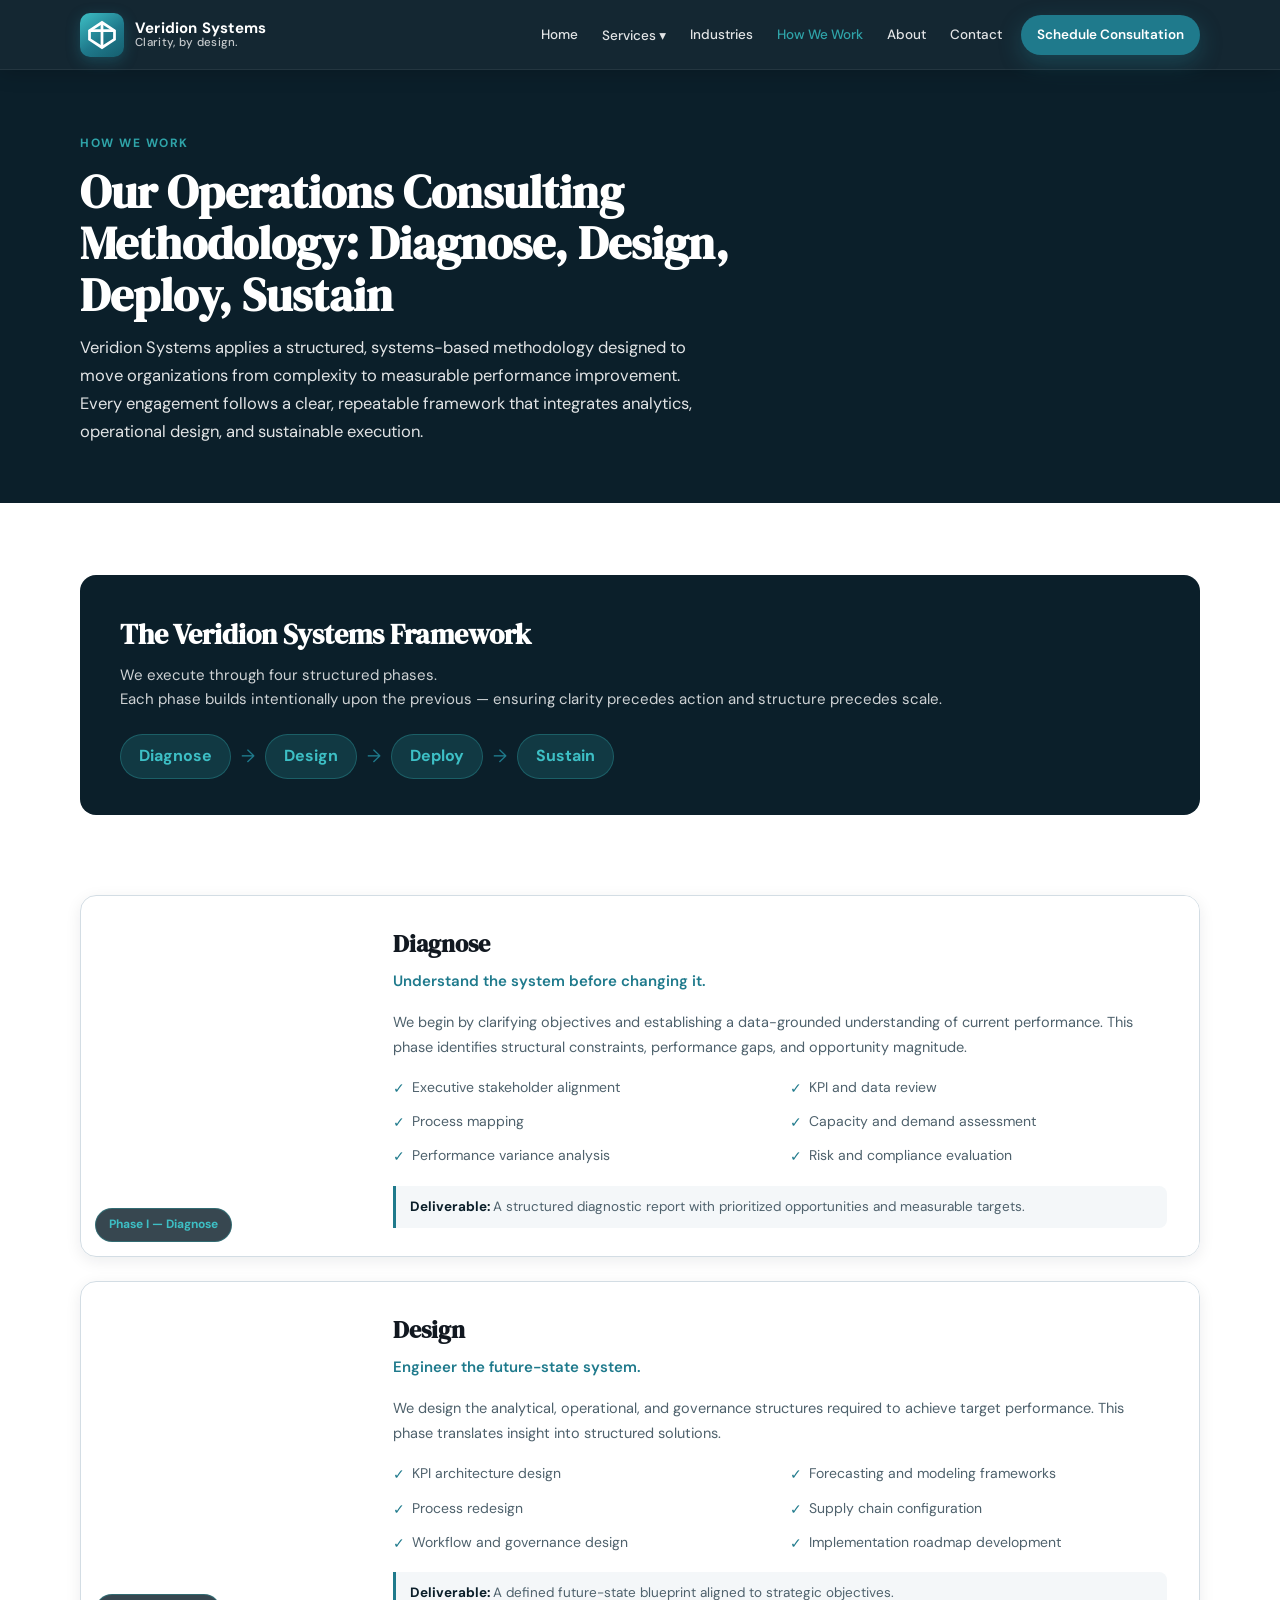
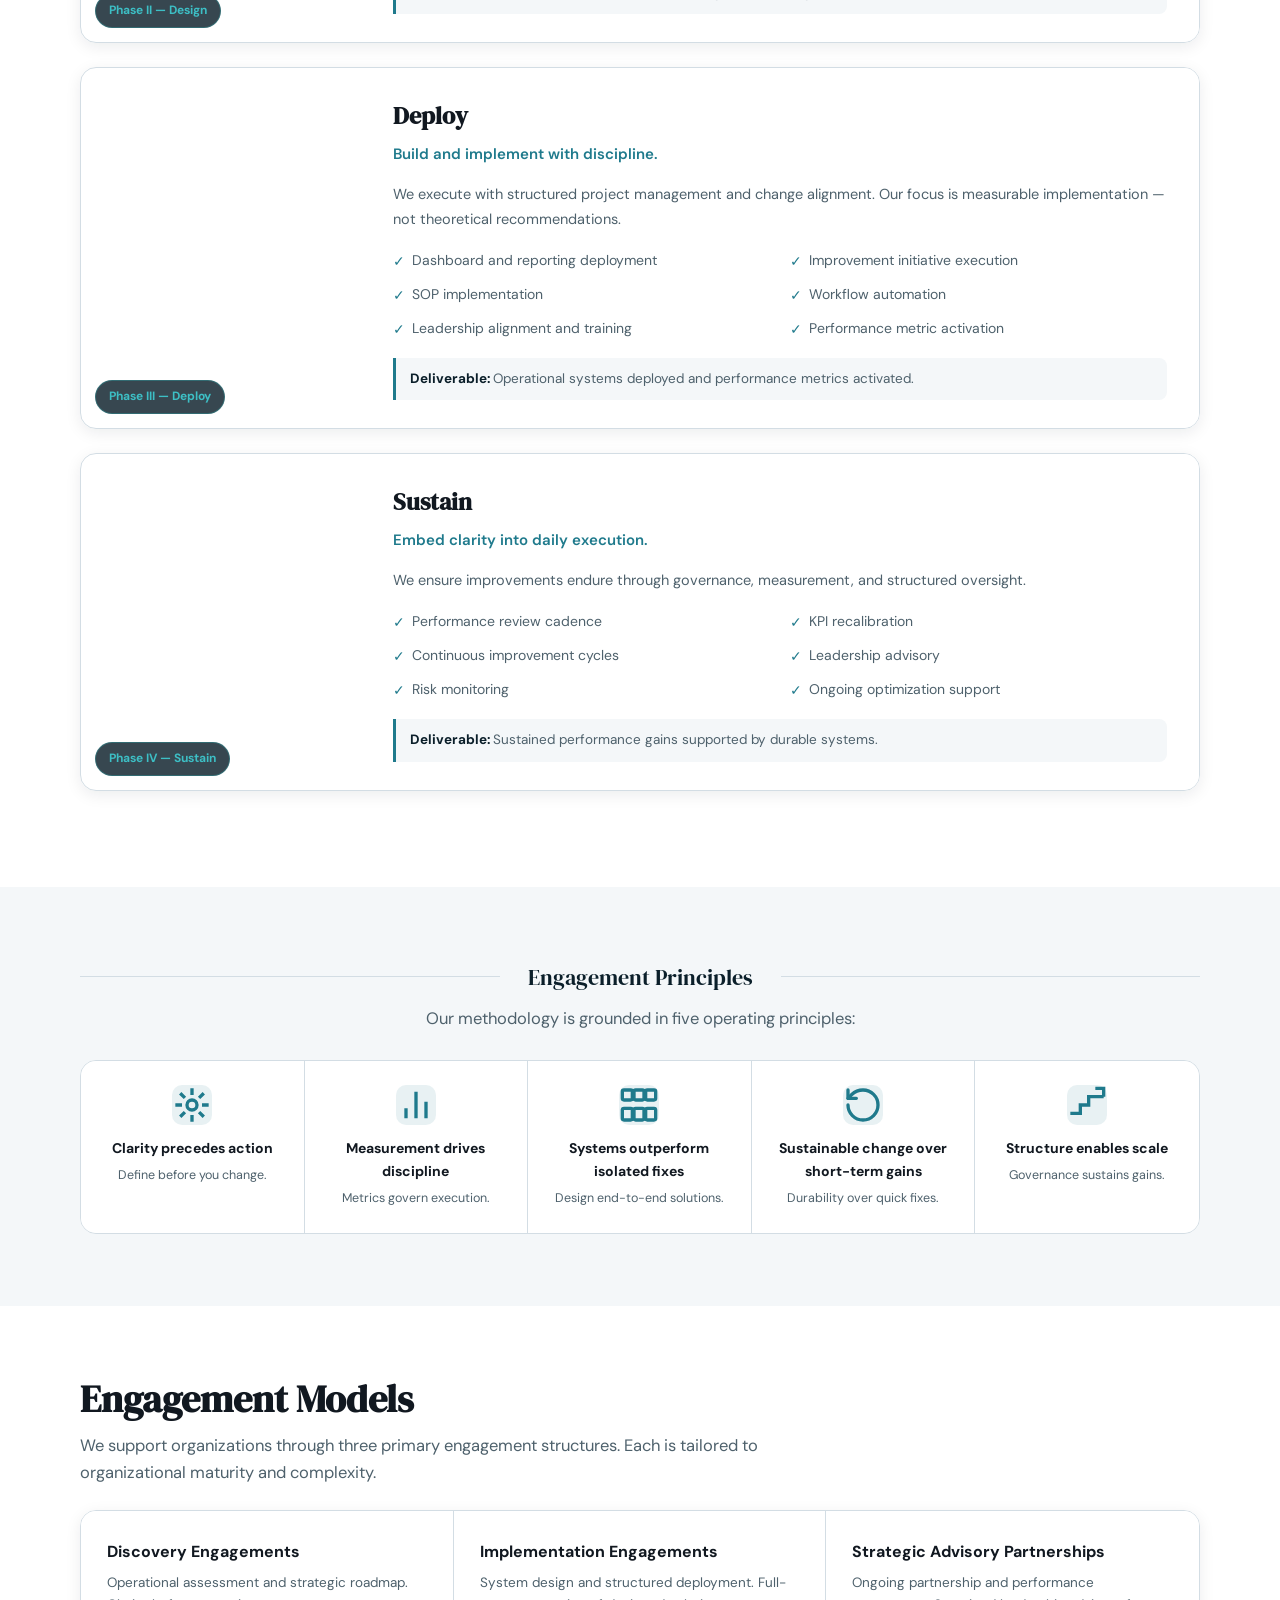
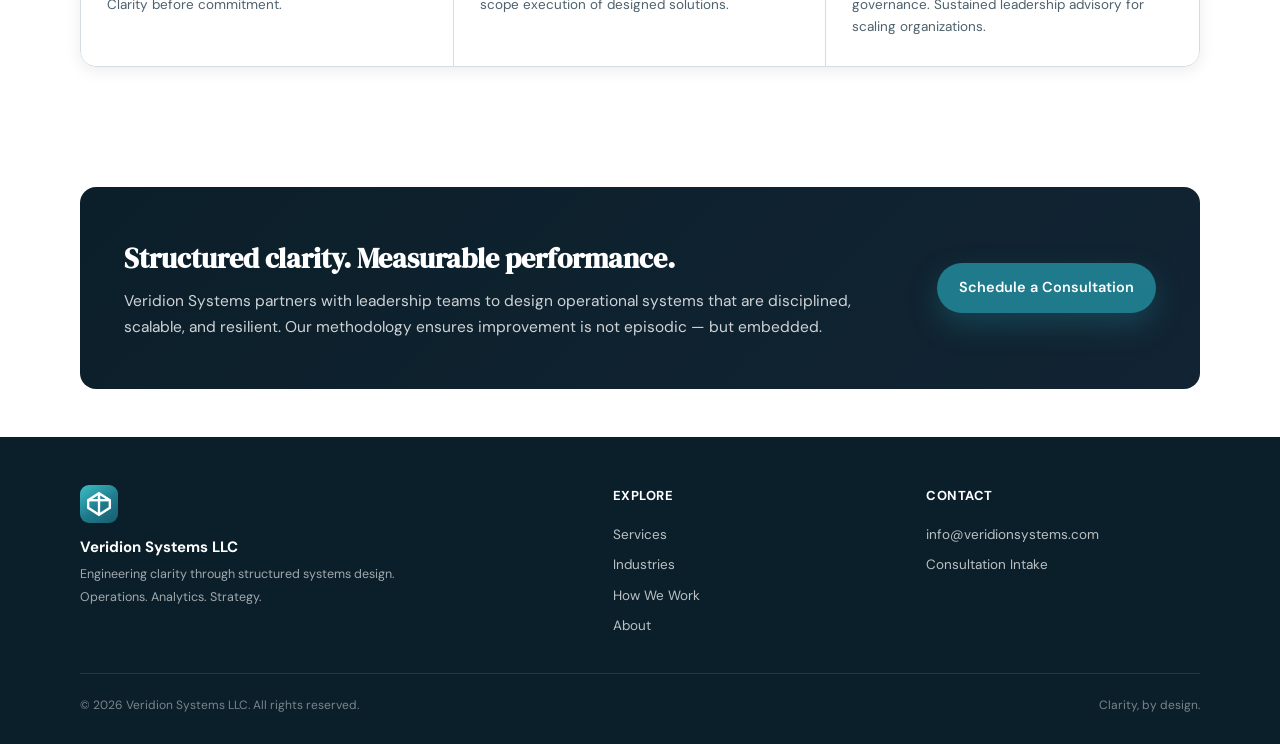
<file: how-we-work.html>
<!doctype html>
<html lang="en">
<head>
  <meta charset="utf-8"/>
  <meta name="viewport" content="width=device-width, initial-scale=1"/>
  <title>Our Consulting Methodology | How Veridion Systems Works</title>
  <meta name="description" content="Veridion Systems uses a four-phase operations consulting methodology — Diagnose, Design, Deploy, Sustain — to deliver measurable process improvement, analytics implementation, and supply chain optimization for manufacturing and logistics clients."/>
  <link rel="stylesheet" href="assets/css/main.css"/>
</head>
<body>

<header class="site-header">
  <div class="container">
    <div class="navbar">
      <a class="brand" href="index.html">
        <div class="brand-logo">
          <svg viewBox="0 0 24 24" fill="none" stroke="currentColor" stroke-width="2.2">
            <polygon points="12,2 22,8.5 22,15.5 12,22 2,15.5 2,8.5"/>
            <line x1="12" y1="2" x2="12" y2="22"/>
            <line x1="2" y1="8.5" x2="22" y2="8.5"/>
          </svg>
        </div>
        <div class="brand-name"><strong>Veridion Systems</strong><span>Clarity, by design.</span></div>
      </a>
      <button class="mobile-toggle" type="button" data-nav-toggle>☰ Menu</button>
      <nav class="nav" data-nav>
        <a href="index.html">Home</a>
        <div class="dropdown">
          <a href="services.html">Services ▾</a>
          <div class="dropdown-panel">
            <a href="services.html#analytics">Operational Analytics</a>
            <a href="services.html#improvement">Continuous Improvement &amp; Process Optimization</a>
            <a href="services.html#strategy">Operational Strategy</a>
            <a href="services.html#systems">Process &amp; Document Systems</a>
          </div>
        </div>
        <a href="industries.html">Industries</a>
        <a href="how-we-work.html" aria-current="page">How We Work</a>
        <a href="about.html">About</a>
        <a href="contact.html">Contact</a>
        <a href="contact.html" class="cta-btn">Schedule Consultation</a>
      </nav>
    </div>
  </div>
</header>

<!-- PAGE HERO -->
<section class="page-hero hero-how">
  <div class="container">
    <div class="page-hero-inner">
      <span class="page-eyebrow">How We Work</span>
      <h1>Our Operations Consulting Methodology: Diagnose, Design, Deploy, Sustain</h1>
      <p>Veridion Systems applies a structured, systems-based methodology designed to move organizations from complexity
      to measurable performance improvement. Every engagement follows a clear, repeatable framework that integrates analytics,
      operational design, and sustainable execution.</p>
    </div>
  </div>
</section>

<!-- FRAMEWORK OVERVIEW BANNER -->
<section class="section" style="padding-bottom:40px;">
  <div class="container">
    <div class="framework-banner" data-reveal>
      <h2>The Veridion Systems Framework</h2>
      <p>We execute through four structured phases.<br>
      Each phase builds intentionally upon the previous — ensuring clarity precedes action and structure precedes scale.</p>
      <div class="fw-steps">
        <div class="fw-step"><span>Diagnose</span></div>
        <div class="fw-arrow">→</div>
        <div class="fw-step"><span>Design</span></div>
        <div class="fw-arrow">→</div>
        <div class="fw-step"><span>Deploy</span></div>
        <div class="fw-arrow">→</div>
        <div class="fw-step"><span>Sustain</span></div>
      </div>
    </div>
  </div>
</section>

<!-- PHASE DETAILS -->
<section class="section" style="padding-top:0;">
  <div class="container">

    <!-- Phase I -->
    <div class="phase-detail" data-reveal>
      <div class="phase-detail-img" style="background-image:url('https://images.unsplash.com/photo-1504868584819-f8e8b4b6d7e3?w=700&q=85');">
        <span class="phase-badge">Phase I — Diagnose</span>
      </div>
      <div class="phase-detail-body">
        <h3>Diagnose</h3>
        <div class="tagline">Understand the system before changing it.</div>
        <p style="font-size:14.5px;color:var(--muted);margin-bottom:14px;line-height:1.7;">
          We begin by clarifying objectives and establishing a data-grounded understanding of current performance.
          This phase identifies structural constraints, performance gaps, and opportunity magnitude.
        </p>
        <ul class="phase-list">
          <li>Executive stakeholder alignment</li>
          <li>KPI and data review</li>
          <li>Process mapping</li>
          <li>Capacity and demand assessment</li>
          <li>Performance variance analysis</li>
          <li>Risk and compliance evaluation</li>
        </ul>
        <div class="deliverable-box">
          <strong>Deliverable: </strong>
          <span>A structured diagnostic report with prioritized opportunities and measurable targets.</span>
        </div>
      </div>
    </div>

    <!-- Phase II -->
    <div class="phase-detail" data-reveal>
      <div class="phase-detail-img" style="background-image:url('https://images.unsplash.com/photo-1531482615713-2afd69097998?w=700&q=85');">
        <span class="phase-badge">Phase II — Design</span>
      </div>
      <div class="phase-detail-body">
        <h3>Design</h3>
        <div class="tagline">Engineer the future-state system.</div>
        <p style="font-size:14.5px;color:var(--muted);margin-bottom:14px;line-height:1.7;">
          We design the analytical, operational, and governance structures required to achieve target performance.
          This phase translates insight into structured solutions.
        </p>
        <ul class="phase-list">
          <li>KPI architecture design</li>
          <li>Forecasting and modeling frameworks</li>
          <li>Process redesign</li>
          <li>Supply chain configuration</li>
          <li>Workflow and governance design</li>
          <li>Implementation roadmap development</li>
        </ul>
        <div class="deliverable-box">
          <strong>Deliverable: </strong>
          <span>A defined future-state blueprint aligned to strategic objectives.</span>
        </div>
      </div>
    </div>

    <!-- Phase III -->
    <div class="phase-detail" data-reveal>
      <div class="phase-detail-img" style="background-image:url('https://images.unsplash.com/photo-1521737711867-e3b97375f902?w=700&q=85');">
        <span class="phase-badge">Phase III — Deploy</span>
      </div>
      <div class="phase-detail-body">
        <h3>Deploy</h3>
        <div class="tagline">Build and implement with discipline.</div>
        <p style="font-size:14.5px;color:var(--muted);margin-bottom:14px;line-height:1.7;">
          We execute with structured project management and change alignment. Our focus is measurable implementation —
          not theoretical recommendations.
        </p>
        <ul class="phase-list">
          <li>Dashboard and reporting deployment</li>
          <li>Improvement initiative execution</li>
          <li>SOP implementation</li>
          <li>Workflow automation</li>
          <li>Leadership alignment and training</li>
          <li>Performance metric activation</li>
        </ul>
        <div class="deliverable-box">
          <strong>Deliverable: </strong>
          <span>Operational systems deployed and performance metrics activated.</span>
        </div>
      </div>
    </div>

    <!-- Phase IV -->
    <div class="phase-detail" data-reveal>
      <div class="phase-detail-img" style="background-image:url('https://images.unsplash.com/photo-1454165804606-c3d57bc86b40?w=700&q=85');">
        <span class="phase-badge">Phase IV — Sustain</span>
      </div>
      <div class="phase-detail-body">
        <h3>Sustain</h3>
        <div class="tagline">Embed clarity into daily execution.</div>
        <p style="font-size:14.5px;color:var(--muted);margin-bottom:14px;line-height:1.7;">
          We ensure improvements endure through governance, measurement, and structured oversight.
        </p>
        <ul class="phase-list">
          <li>Performance review cadence</li>
          <li>KPI recalibration</li>
          <li>Continuous improvement cycles</li>
          <li>Leadership advisory</li>
          <li>Risk monitoring</li>
          <li>Ongoing optimization support</li>
        </ul>
        <div class="deliverable-box">
          <strong>Deliverable: </strong>
          <span>Sustained performance gains supported by durable systems.</span>
        </div>
      </div>
    </div>

  </div>
</section>

<!-- ENGAGEMENT PRINCIPLES -->
<section class="section section-alt">
  <div class="container">
    <div class="section-header center" style="margin-bottom:28px;">
      <div class="divider-line"><span class="serif" style="font-size:22px;color:var(--navy);white-space:nowrap;padding:0 12px;">Engagement Principles</span></div>
      <p style="margin-top:10px;">Our methodology is grounded in five operating principles:</p>
    </div>
    <div class="principles-grid" data-reveal>
      <div class="principle-item">
        <div class="p-icon"><svg viewBox="0 0 24 24" fill="none" stroke="currentColor" stroke-width="2"><circle cx="12" cy="12" r="3"/><path d="M12 2v4M12 18v4M4.93 4.93l2.83 2.83M16.24 16.24l2.83 2.83M2 12h4M18 12h4M4.93 19.07l2.83-2.83M16.24 7.76l2.83-2.83"/></svg></div>
        <h4>Clarity precedes action</h4>
        <p>Define before you change.</p>
      </div>
      <div class="principle-item">
        <div class="p-icon"><svg viewBox="0 0 24 24" fill="none" stroke="currentColor" stroke-width="2"><line x1="18" y1="20" x2="18" y2="10"/><line x1="12" y1="20" x2="12" y2="4"/><line x1="6" y1="20" x2="6" y2="14"/></svg></div>
        <h4>Measurement drives discipline</h4>
        <p>Metrics govern execution.</p>
      </div>
      <div class="principle-item">
        <div class="p-icon"><svg viewBox="0 0 24 24" fill="none" stroke="currentColor" stroke-width="2"><rect x="2" y="3" width="6" height="6" rx="1"/><rect x="9" y="3" width="6" height="6" rx="1"/><rect x="16" y="3" width="6" height="6" rx="1"/><rect x="2" y="14" width="6" height="7" rx="1"/><rect x="9" y="14" width="6" height="7" rx="1"/><rect x="16" y="14" width="6" height="7" rx="1"/></svg></div>
        <h4>Systems outperform isolated fixes</h4>
        <p>Design end-to-end solutions.</p>
      </div>
      <div class="principle-item">
        <div class="p-icon"><svg viewBox="0 0 24 24" fill="none" stroke="currentColor" stroke-width="2" stroke-linecap="round" stroke-linejoin="round">
          <path d="M3 12a9 9 0 1 0 9-9 9.75 9.75 0 0 0-6.74 2.74L3 8"/>
          <path d="M3 3v5h5"/>
        </svg></div>
        <h4>Sustainable change over short-term gains</h4>
        <p>Durability over quick fixes.</p>
      </div>
      <div class="principle-item principle-item--last">
        <div class="p-icon"><svg viewBox="0 0 24 24" fill="none" stroke="currentColor" stroke-width="2"><polyline points="22,7 13,7 13,12 8,12 8,17 2,17"/><polyline points="17,2 22,2 22,7"/></svg></div>
        <h4>Structure enables scale</h4>
        <p>Governance sustains gains.</p>
      </div>
    </div>
  </div>
</section>

<!-- ENGAGEMENT MODELS -->
<section class="section">
  <div class="container">
    <div class="section-header" style="margin-bottom:24px;" data-reveal>
      <h2>Engagement Models</h2>
      <p>We support organizations through three primary engagement structures. Each is tailored to organizational maturity and complexity.</p>
    </div>
    <div class="engage-grid" data-reveal>
      <div class="engage-item">
        <h4>Discovery Engagements</h4>
        <p>Operational assessment and strategic roadmap. Clarity before commitment.</p>
      </div>
      <div class="engage-item">
        <h4>Implementation Engagements</h4>
        <p>System design and structured deployment. Full-scope execution of designed solutions.</p>
      </div>
      <div class="engage-item">
        <h4>Strategic Advisory Partnerships</h4>
        <p>Ongoing partnership and performance governance. Sustained leadership advisory for scaling organizations.</p>
      </div>
    </div>
  </div>
</section>

<!-- CLOSING CTA -->
<section class="section-sm">
  <div class="container">
    <div class="cta-band" data-reveal>
      <div>
        <h2>Structured clarity. Measurable performance.</h2>
        <p>Veridion Systems partners with leadership teams to design operational systems that are disciplined, scalable, and resilient.
        Our methodology ensures improvement is not episodic — but embedded.</p>
      </div>
      <div class="cta-band-actions">
        <a href="contact.html" class="btn btn-primary">Schedule a Consultation</a>
      </div>
    </div>
  </div>
</section>

<footer class="footer">
  <div class="container">
    <div class="footer-grid">
      <div class="footer-brand">
        <div class="brand-logo-sm"><svg viewBox="0 0 24 24" fill="none" stroke="white" stroke-width="2.2"><polygon points="12,2 22,8.5 22,15.5 12,22 2,15.5 2,8.5"/><line x1="12" y1="2" x2="12" y2="22"/><line x1="2" y1="8.5" x2="22" y2="8.5"/></svg></div>
        <strong>Veridion Systems LLC</strong>
        <p>Engineering clarity through structured systems design.</p>
        <p>Operations. Analytics. Strategy.</p>
      </div>
      <div class="footer-col">
        <h4>Explore</h4>
        <a href="services.html">Services</a>
        <a href="industries.html">Industries</a>
        <a href="how-we-work.html">How We Work</a>
        <a href="about.html">About</a>
      </div>
      <div class="footer-col">
        <h4>Contact</h4>
        <a href="mailto:info@veridionsystems.com">info@veridionsystems.com</a>
        <a href="contact.html">Consultation Intake</a>
      </div>
    </div>
    <div class="footer-fine">
      <span>© 2026 Veridion Systems LLC. All rights reserved.</span>
      <span>Clarity, by design.</span>
    </div>
  </div>
</footer>
<script src="assets/js/main.js"></script>
</body>
</html>
</file>
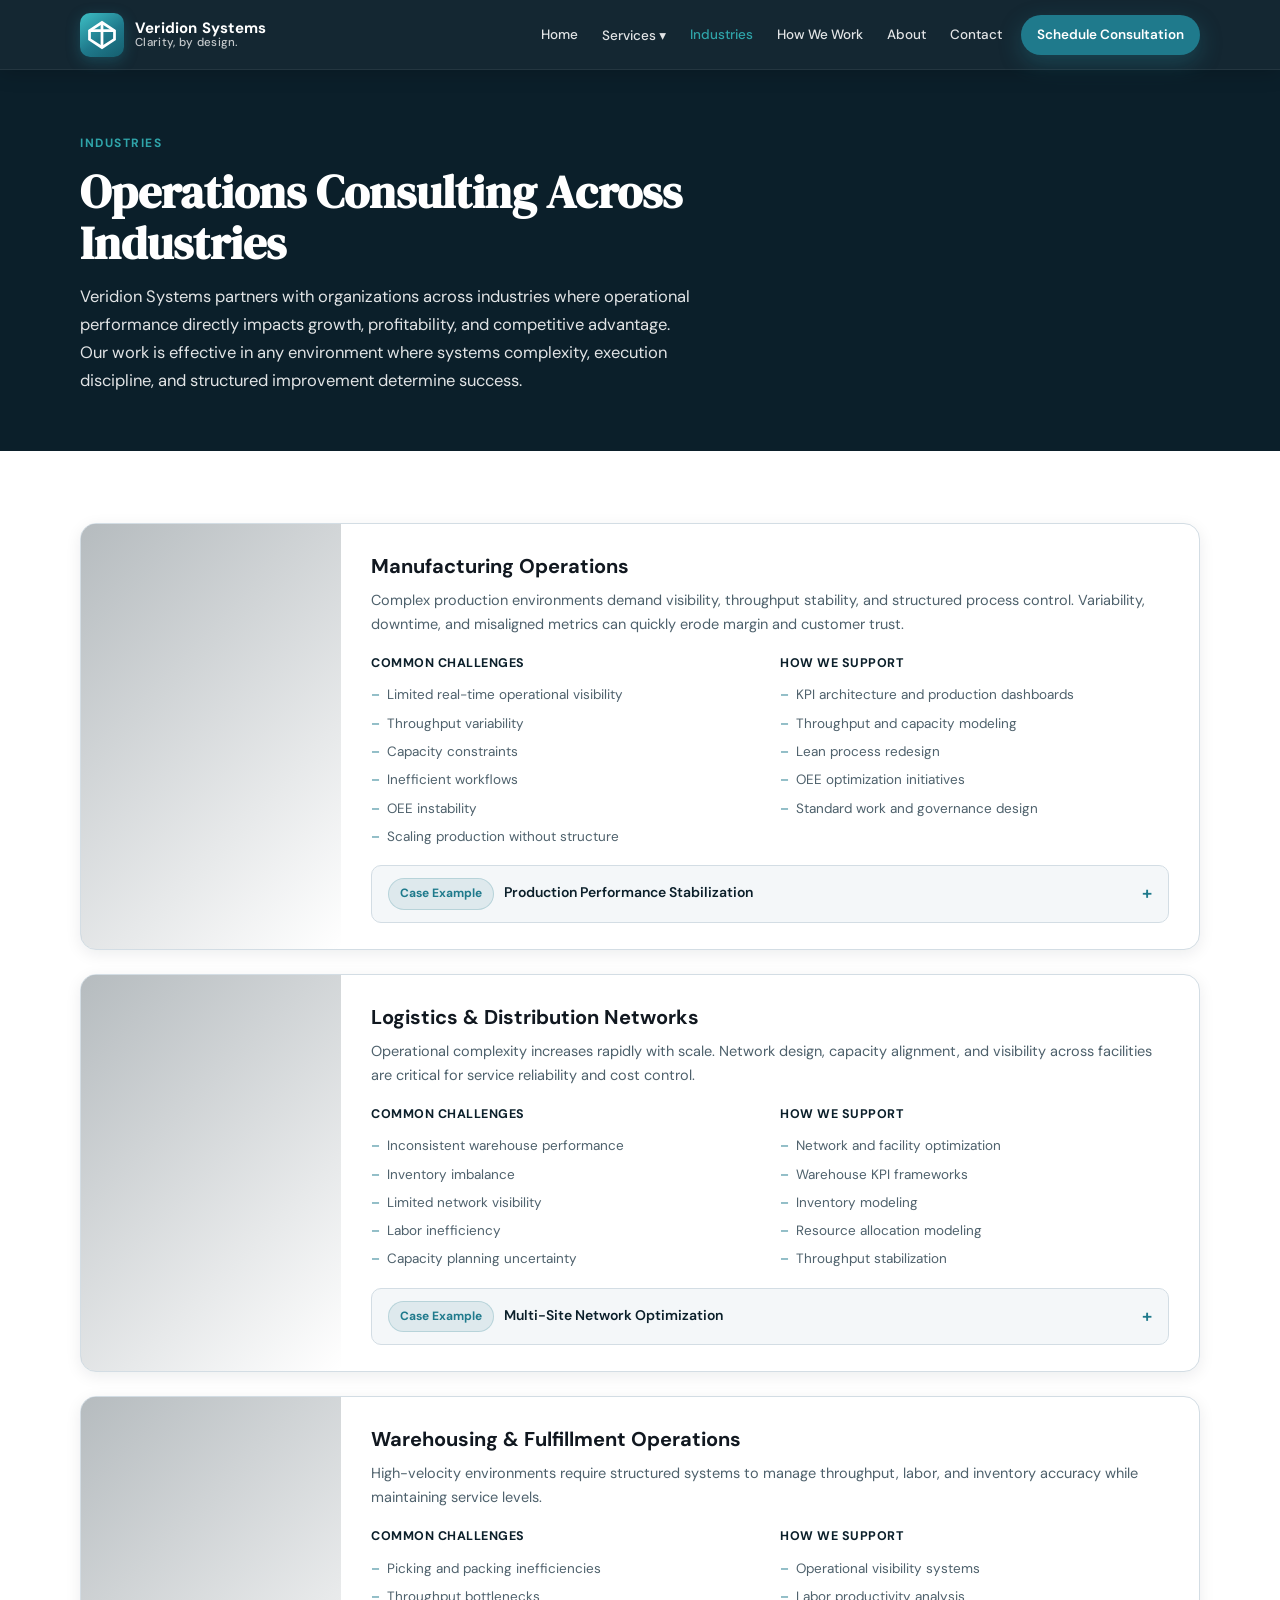
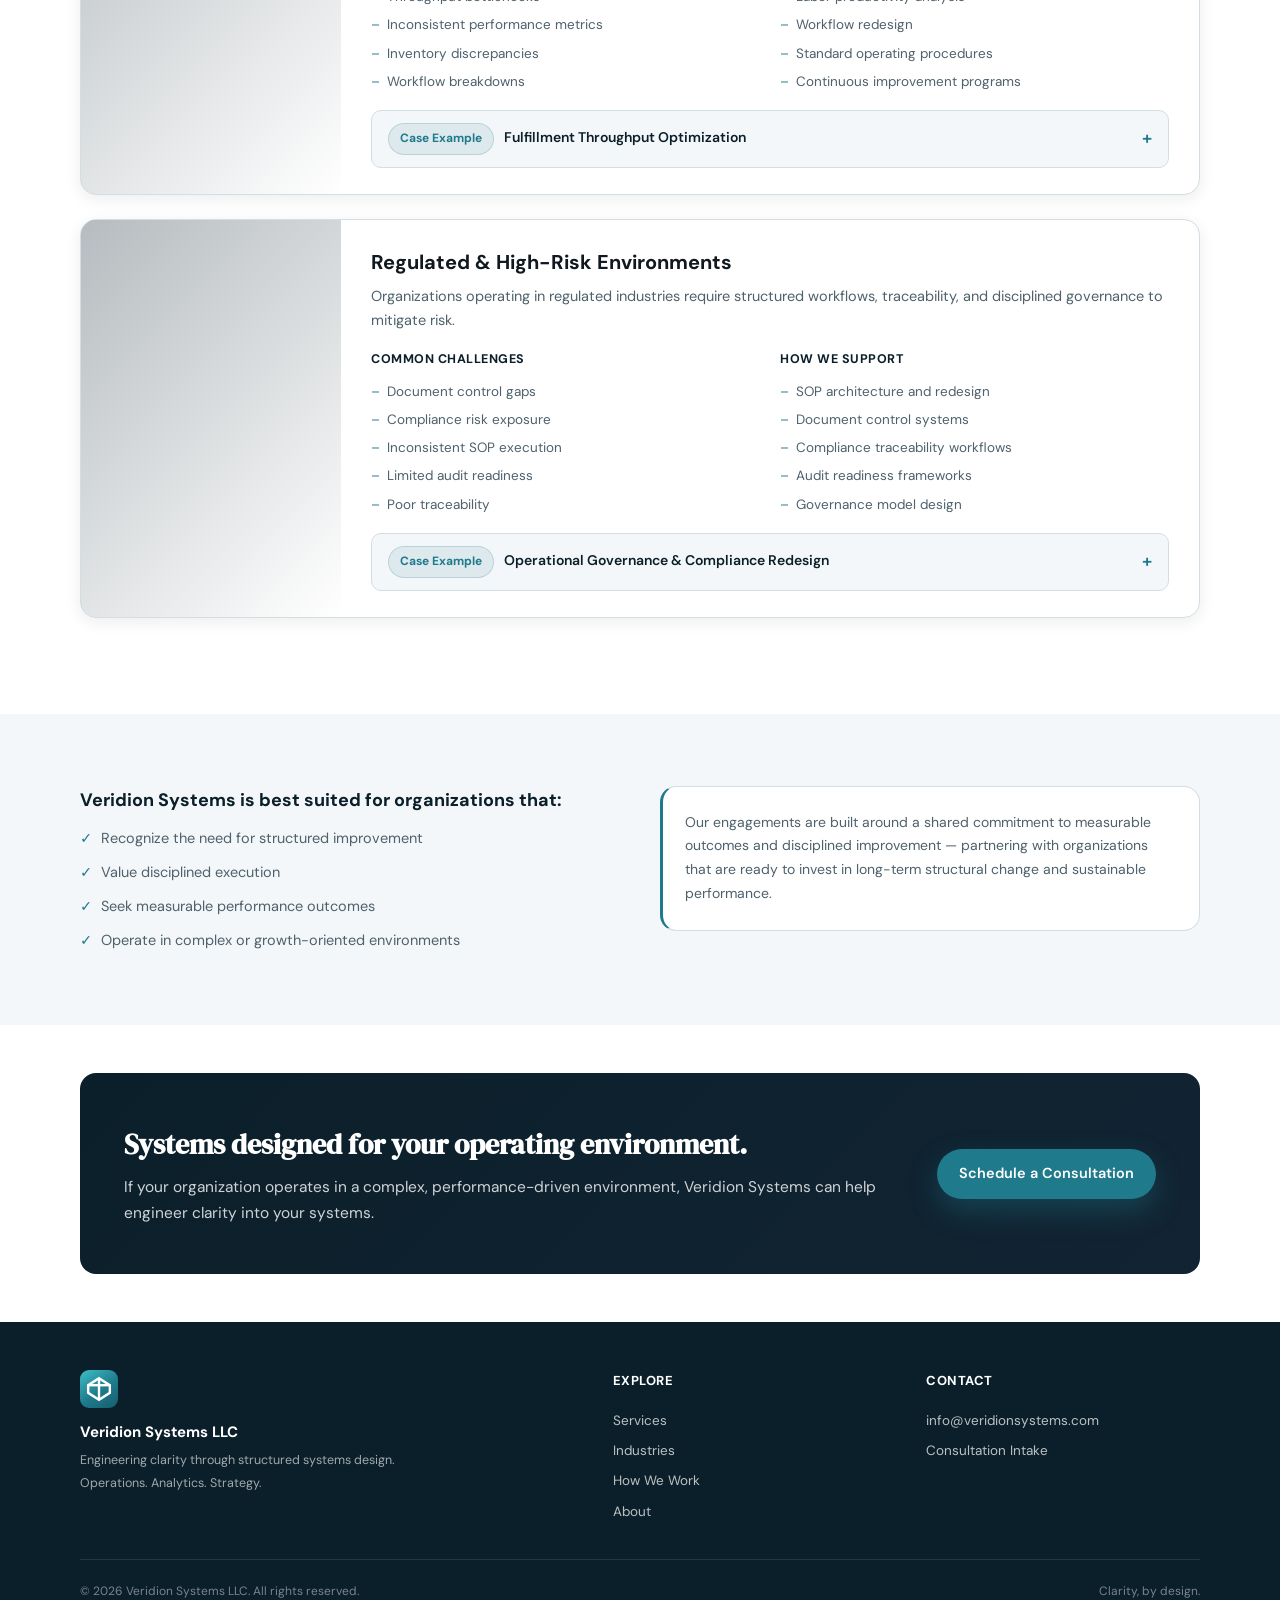
<file: industries.html>
<!doctype html>
<html lang="en">
<head>
  <meta charset="utf-8"/>
  <meta name="viewport" content="width=device-width, initial-scale=1"/>
  <title>Industries Served | Manufacturing, Logistics &amp; Supply Chain Consulting | Veridion Systems</title>
  <meta name="description" content="Veridion Systems provides operations consulting across industries including manufacturing, logistics, distribution, warehousing, fulfillment, regulated services, and any organization seeking structured operational improvement. Serving clients across the US."/>
  <link rel="stylesheet" href="assets/css/main.css"/>
</head>
<body>

<header class="site-header">
  <div class="container">
    <div class="navbar">
      <a class="brand" href="index.html">
        <div class="brand-logo">
          <svg viewBox="0 0 24 24" fill="none" stroke="currentColor" stroke-width="2.2">
            <polygon points="12,2 22,8.5 22,15.5 12,22 2,15.5 2,8.5"/>
            <line x1="12" y1="2" x2="12" y2="22"/>
            <line x1="2" y1="8.5" x2="22" y2="8.5"/>
          </svg>
        </div>
        <div class="brand-name"><strong>Veridion Systems</strong><span>Clarity, by design.</span></div>
      </a>
      <button class="mobile-toggle" type="button" data-nav-toggle>☰ Menu</button>
      <nav class="nav" data-nav>
        <a href="index.html">Home</a>
        <div class="dropdown">
          <a href="services.html">Services ▾</a>
          <div class="dropdown-panel">
            <a href="services.html#analytics">Operational Analytics</a>
            <a href="services.html#improvement">Continuous Improvement &amp; Process Optimization</a>
            <a href="services.html#strategy">Operational Strategy</a>
            <a href="services.html#systems">Process &amp; Document Systems</a>
          </div>
        </div>
        <a href="industries.html" aria-current="page">Industries</a>
        <a href="how-we-work.html">How We Work</a>
        <a href="about.html">About</a>
        <a href="contact.html">Contact</a>
        <a href="contact.html" class="cta-btn">Schedule Consultation</a>
      </nav>
    </div>
  </div>
</header>

<!-- PAGE HERO -->
<section class="page-hero hero-industries">
  <div class="container">
    <div class="page-hero-inner">
      <span class="page-eyebrow">Industries</span>
      <h1>Operations Consulting Across Industries</h1>
      <p>Veridion Systems partners with organizations across industries where operational performance directly impacts growth, profitability, and competitive advantage. Our work is effective in any environment where systems complexity, execution discipline, and structured improvement determine success.</p>
    </div>
  </div>
</section>

<!-- INDUSTRIES -->
<section class="section">
  <div class="container">

    <!-- Manufacturing -->
    <div class="industry-row" data-reveal>
      <div class="industry-row-img" style="background-image:url('https://images.unsplash.com/photo-1504328345606-18bbc8c9d7d1?w=700&q=85');"></div>
      <div class="industry-row-body">
        <h3>Manufacturing Operations</h3>
        <p class="i-lead">Complex production environments demand visibility, throughput stability, and structured process control.
        Variability, downtime, and misaligned metrics can quickly erode margin and customer trust.</p>
        <div class="two-col-list">
          <div>
            <h5>Common Challenges</h5>
            <ul>
              <li>Limited real-time operational visibility</li>
              <li>Throughput variability</li>
              <li>Capacity constraints</li>
              <li>Inefficient workflows</li>
              <li>OEE instability</li>
              <li>Scaling production without structure</li>
            </ul>
          </div>
          <div>
            <h5>How We Support</h5>
            <ul>
              <li>KPI architecture and production dashboards</li>
              <li>Throughput and capacity modeling</li>
              <li>Lean process redesign</li>
              <li>OEE optimization initiatives</li>
              <li>Standard work and governance design</li>
            </ul>
          </div>
        </div>
        <details class="case-toggle">
          <summary>
            <span><span class="badge" style="margin:0 10px 0 0;">Case Example</span>Production Performance Stabilization</span>
            <span class="toggle-icon" style="font-size:18px;color:var(--teal);">+</span>
          </summary>
          <div class="case-body">
            <p><strong>Context:</strong> Mid-sized manufacturing facility experiencing throughput variability and inconsistent OEE across production lines.</p>
            <p><strong>Challenge:</strong> Limited KPI visibility, manual reporting processes, and recurring bottlenecks affecting delivery reliability.</p>
            <p><strong>Approach:</strong></p>
            <ul>
              <li>Designed plant-wide KPI framework</li>
              <li>Implemented real-time dashboarding</li>
              <li>Conducted root cause analysis on primary bottlenecks</li>
              <li>Redesigned workflow and standard work procedures</li>
            </ul>
            <p><strong>Outcome:</strong></p>
            <ul>
              <li>18% increase in throughput</li>
              <li>22% reduction in unplanned downtime</li>
              <li>Standardized performance measurement across departments</li>
              <li>Improved on-time delivery performance</li>
            </ul>
          </div>
        </details>
      </div>
    </div>

    <!-- Logistics -->
    <div class="industry-row" data-reveal>
      <div class="industry-row-img" style="background-image:url('https://images.unsplash.com/photo-1494961104209-3c223057bd26?w=700&q=85');"></div>
      <div class="industry-row-body">
        <h3>Logistics &amp; Distribution Networks</h3>
        <p class="i-lead">Operational complexity increases rapidly with scale. Network design, capacity alignment, and visibility across facilities
        are critical for service reliability and cost control.</p>
        <div class="two-col-list">
          <div>
            <h5>Common Challenges</h5>
            <ul>
              <li>Inconsistent warehouse performance</li>
              <li>Inventory imbalance</li>
              <li>Limited network visibility</li>
              <li>Labor inefficiency</li>
              <li>Capacity planning uncertainty</li>
            </ul>
          </div>
          <div>
            <h5>How We Support</h5>
            <ul>
              <li>Network and facility optimization</li>
              <li>Warehouse KPI frameworks</li>
              <li>Inventory modeling</li>
              <li>Resource allocation modeling</li>
              <li>Throughput stabilization</li>
            </ul>
          </div>
        </div>
        <details class="case-toggle">
          <summary>
            <span><span class="badge" style="margin:0 10px 0 0;">Case Example</span>Multi-Site Network Optimization</span>
            <span class="toggle-icon" style="font-size:18px;color:var(--teal);">+</span>
          </summary>
          <div class="case-body">
            <p><strong>Context:</strong> Regional distribution network facing rising fulfillment costs and inconsistent warehouse performance.</p>
            <p><strong>Challenge:</strong> Fragmented metrics, uneven inventory allocation, and labor inefficiencies across facilities.</p>
            <p><strong>Approach:</strong></p>
            <ul>
              <li>Developed network-level KPI architecture</li>
              <li>Modeled capacity and labor utilization</li>
              <li>Conducted warehouse workflow optimization</li>
              <li>Implemented structured governance cadence</li>
            </ul>
            <p><strong>Outcome:</strong></p>
            <ul>
              <li>14% reduction in cost-to-serve</li>
              <li>Improved inventory accuracy to 98%+</li>
              <li>Standardized cross-site performance visibility</li>
              <li>Increased labor productivity by 11%</li>
            </ul>
          </div>
        </details>
      </div>
    </div>

    <!-- Warehousing -->
    <div class="industry-row" data-reveal>
      <div class="industry-row-img" style="background-image:url('https://images.unsplash.com/photo-1586528116311-ad8dd3c8310d?w=700&q=85');"></div>
      <div class="industry-row-body">
        <h3>Warehousing &amp; Fulfillment Operations</h3>
        <p class="i-lead">High-velocity environments require structured systems to manage throughput, labor, and inventory accuracy while maintaining service levels.</p>
        <div class="two-col-list">
          <div>
            <h5>Common Challenges</h5>
            <ul>
              <li>Picking and packing inefficiencies</li>
              <li>Throughput bottlenecks</li>
              <li>Inconsistent performance metrics</li>
              <li>Inventory discrepancies</li>
              <li>Workflow breakdowns</li>
            </ul>
          </div>
          <div>
            <h5>How We Support</h5>
            <ul>
              <li>Operational visibility systems</li>
              <li>Labor productivity analysis</li>
              <li>Workflow redesign</li>
              <li>Standard operating procedures</li>
              <li>Continuous improvement programs</li>
            </ul>
          </div>
        </div>
        <details class="case-toggle">
          <summary>
            <span><span class="badge" style="margin:0 10px 0 0;">Case Example</span>Fulfillment Throughput Optimization</span>
            <span class="toggle-icon" style="font-size:18px;color:var(--teal);">+</span>
          </summary>
          <div class="case-body">
            <p><strong>Context:</strong> High-growth fulfillment operation experiencing order backlogs and labor strain.</p>
            <p><strong>Challenge:</strong> Inefficient picking workflows, limited performance tracking, and reactive decision-making.</p>
            <p><strong>Approach:</strong></p>
            <ul>
              <li>Designed operational dashboard for throughput tracking</li>
              <li>Conducted value stream mapping</li>
              <li>Implemented cycle-time reduction initiatives</li>
              <li>Introduced structured continuous improvement cadence</li>
            </ul>
            <p><strong>Outcome:</strong></p>
            <ul>
              <li>20% reduction in order cycle time</li>
              <li>Improved daily throughput stability</li>
              <li>Reduced overtime reliance</li>
              <li>Increased management visibility across shifts</li>
            </ul>
          </div>
        </details>
      </div>
    </div>

    <!-- Regulated -->
    <div class="industry-row" data-reveal>
      <div class="industry-row-img" style="background-image:url('https://images.unsplash.com/photo-1576091160550-2173dba999ef?w=700&q=85');"></div>
      <div class="industry-row-body">
        <h3>Regulated &amp; High-Risk Environments</h3>
        <p class="i-lead">Organizations operating in regulated industries require structured workflows, traceability, and disciplined governance to mitigate risk.</p>
        <div class="two-col-list">
          <div>
            <h5>Common Challenges</h5>
            <ul>
              <li>Document control gaps</li>
              <li>Compliance risk exposure</li>
              <li>Inconsistent SOP execution</li>
              <li>Limited audit readiness</li>
              <li>Poor traceability</li>
            </ul>
          </div>
          <div>
            <h5>How We Support</h5>
            <ul>
              <li>SOP architecture and redesign</li>
              <li>Document control systems</li>
              <li>Compliance traceability workflows</li>
              <li>Audit readiness frameworks</li>
              <li>Governance model design</li>
            </ul>
          </div>
        </div>
        <details class="case-toggle">
          <summary>
            <span><span class="badge" style="margin:0 10px 0 0;">Case Example</span>Operational Governance &amp; Compliance Redesign</span>
            <span class="toggle-icon" style="font-size:18px;color:var(--teal);">+</span>
          </summary>
          <div class="case-body">
            <p><strong>Context:</strong> Regulated service organization requiring improved document control and audit readiness.</p>
            <p><strong>Challenge:</strong> Inconsistent SOP adherence, version control issues, and compliance risk exposure.</p>
            <p><strong>Approach:</strong></p>
            <ul>
              <li>Designed document control architecture</li>
              <li>Implemented workflow governance system</li>
              <li>Standardized SOP structure and traceability</li>
              <li>Established compliance performance metrics</li>
            </ul>
            <p><strong>Outcome:</strong></p>
            <ul>
              <li>Reduced audit findings by 40%</li>
              <li>Improved SOP adherence</li>
              <li>Increased traceability across operational processes</li>
              <li>Strengthened internal control environment</li>
            </ul>
          </div>
        </details>
      </div>
    </div>

  </div>
</section>

<!-- WHO WE ARE NOT FOR -->
<section class="section section-alt">
  <div class="container">
    <div style="display:grid;grid-template-columns:1fr 1fr;gap:40px;align-items:start;" data-reveal>
      <div>
        <h3 style="font-size:18px;font-weight:700;margin-bottom:12px;color:var(--navy);">Veridion Systems is best suited for organizations that:</h3>
        <ul style="display:flex;flex-direction:column;gap:10px;">
          <li style="display:flex;gap:9px;font-size:14.5px;color:var(--muted);"><span style="color:var(--teal);font-weight:700;flex-shrink:0;">✓</span> Recognize the need for structured improvement</li>
          <li style="display:flex;gap:9px;font-size:14.5px;color:var(--muted);"><span style="color:var(--teal);font-weight:700;flex-shrink:0;">✓</span> Value disciplined execution</li>
          <li style="display:flex;gap:9px;font-size:14.5px;color:var(--muted);"><span style="color:var(--teal);font-weight:700;flex-shrink:0;">✓</span> Seek measurable performance outcomes</li>
          <li style="display:flex;gap:9px;font-size:14.5px;color:var(--muted);"><span style="color:var(--teal);font-weight:700;flex-shrink:0;">✓</span> Operate in complex or growth-oriented environments</li>
        </ul>
      </div>
      <div style="background:white;border:1px solid var(--border);border-radius:var(--radius);padding:24px 22px;border-left:3px solid var(--teal);">
        <p style="font-size:14px;color:var(--muted);line-height:1.7;margin:0;">
          Our engagements are built around a shared commitment to measurable outcomes and disciplined improvement —
          partnering with organizations that are ready to invest in long-term structural change and sustainable performance.
        </p>
      </div>
    </div>
  </div>
</section>

<!-- CLOSING CTA -->
<section class="section-sm">
  <div class="container">
    <div class="cta-band" data-reveal>
      <div>
        <h2>Systems designed for your operating environment.</h2>
        <p>If your organization operates in a complex, performance-driven environment, Veridion Systems can help engineer clarity into your systems.</p>
      </div>
      <div class="cta-band-actions">
        <a href="contact.html" class="btn btn-primary">Schedule a Consultation</a>
      </div>
    </div>
  </div>
</section>

<footer class="footer">
  <div class="container">
    <div class="footer-grid">
      <div class="footer-brand">
        <div class="brand-logo-sm"><svg viewBox="0 0 24 24" fill="none" stroke="white" stroke-width="2.2"><polygon points="12,2 22,8.5 22,15.5 12,22 2,15.5 2,8.5"/><line x1="12" y1="2" x2="12" y2="22"/><line x1="2" y1="8.5" x2="22" y2="8.5"/></svg></div>
        <strong>Veridion Systems LLC</strong>
        <p>Engineering clarity through structured systems design.</p>
        <p>Operations. Analytics. Strategy.</p>
      </div>
      <div class="footer-col">
        <h4>Explore</h4>
        <a href="services.html">Services</a>
        <a href="industries.html">Industries</a>
        <a href="how-we-work.html">How We Work</a>
        <a href="about.html">About</a>
      </div>
      <div class="footer-col">
        <h4>Contact</h4>
        <a href="mailto:info@veridionsystems.com">info@veridionsystems.com</a>
        <a href="contact.html">Consultation Intake</a>
      </div>
    </div>
    <div class="footer-fine">
      <span>© 2026 Veridion Systems LLC. All rights reserved.</span>
      <span>Clarity, by design.</span>
    </div>
  </div>
</footer>
<script src="assets/js/main.js"></script>
</body>
</html>
</file>
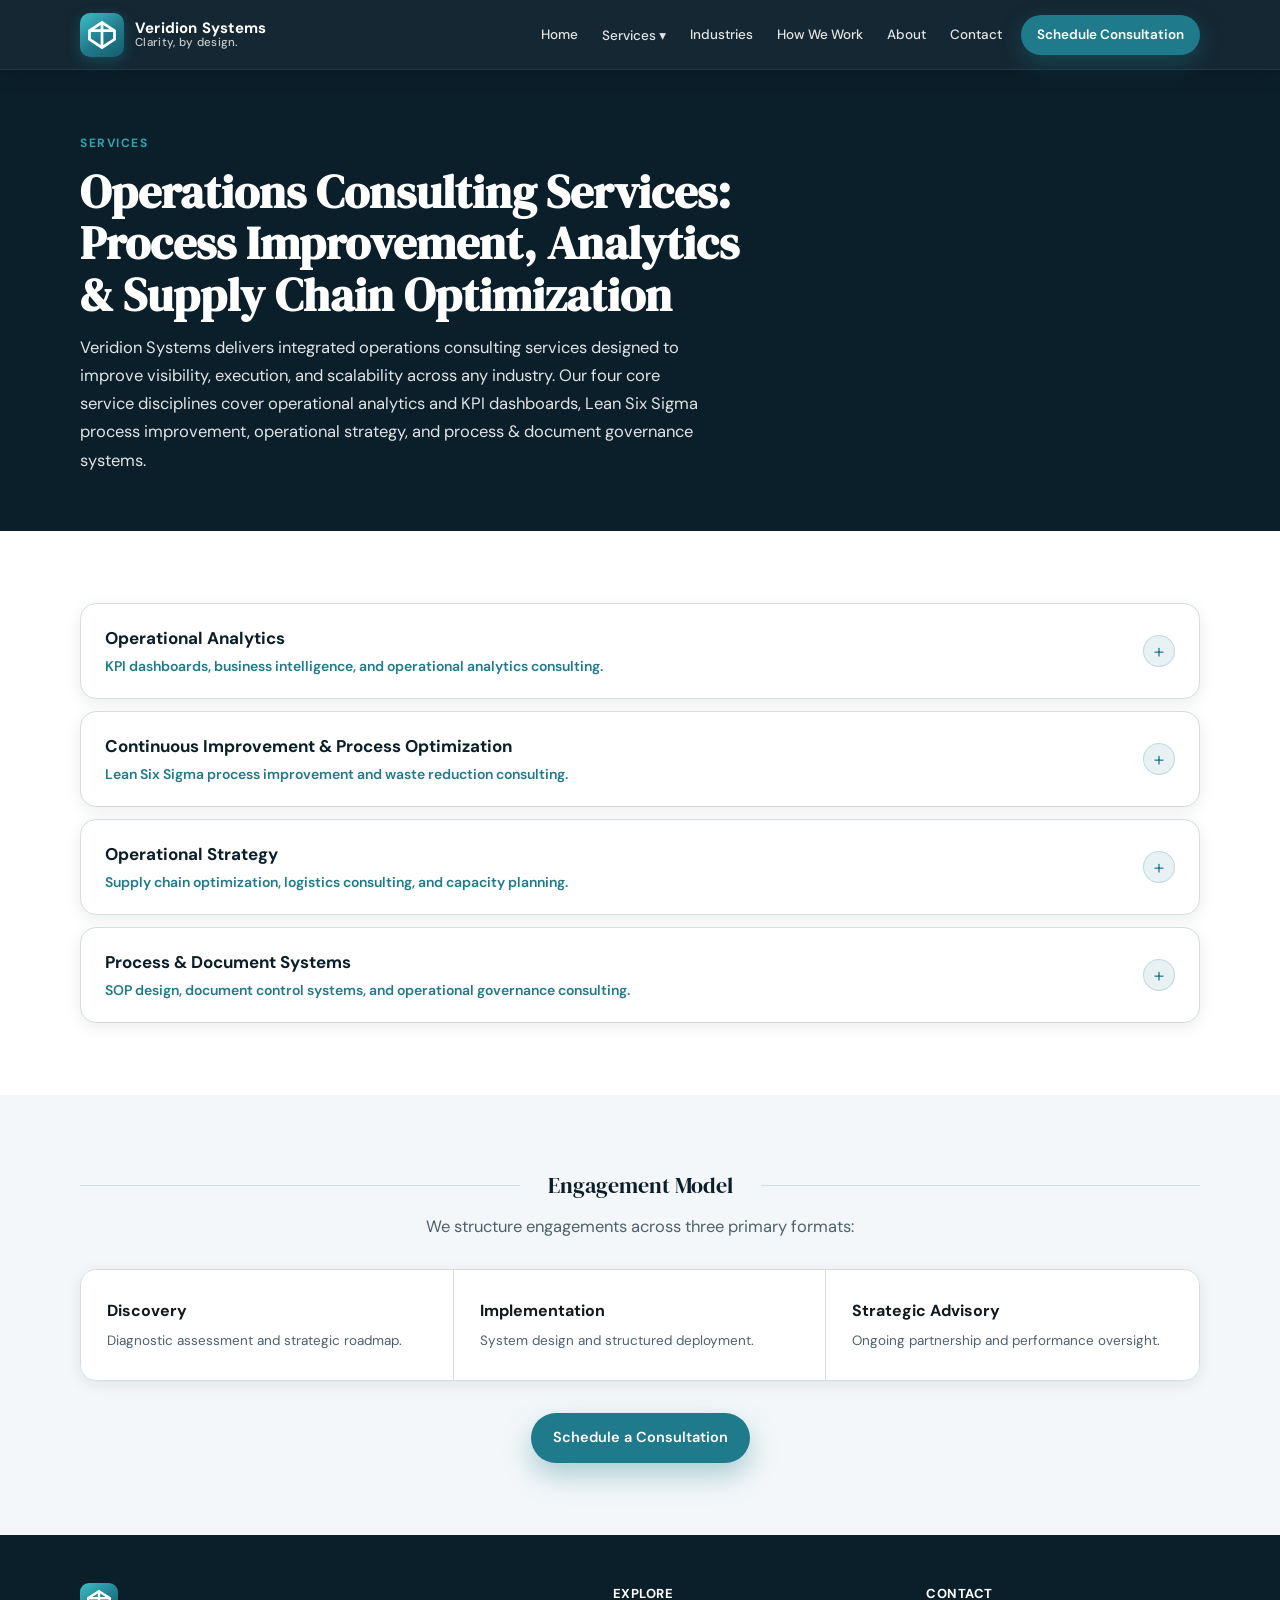
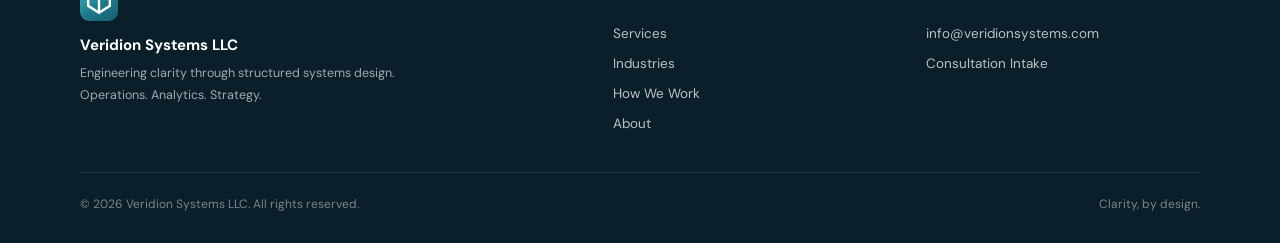
<file: services.html>
<!doctype html>
<html lang="en">
<head>
  <meta charset="utf-8"/>
  <meta name="viewport" content="width=device-width, initial-scale=1"/>
  <title>Operations Consulting Services | Process Improvement, Analytics &amp; Supply Chain | Veridion Systems</title>
  <meta name="description" content="Veridion Systems offers operations consulting services including Lean Six Sigma process improvement, KPI dashboard design, supply chain optimization, operational strategy, and process &amp; document systems for manufacturing and logistics organizations."/>
  <link rel="stylesheet" href="assets/css/main.css"/>
</head>
<body>

<header class="site-header">
  <div class="container">
    <div class="navbar">
      <a class="brand" href="index.html">
        <div class="brand-logo">
          <svg viewBox="0 0 24 24" fill="none" stroke="currentColor" stroke-width="2.2">
            <polygon points="12,2 22,8.5 22,15.5 12,22 2,15.5 2,8.5"/>
            <line x1="12" y1="2" x2="12" y2="22"/>
            <line x1="2" y1="8.5" x2="22" y2="8.5"/>
          </svg>
        </div>
        <div class="brand-name"><strong>Veridion Systems</strong><span>Clarity, by design.</span></div>
      </a>
      <button class="mobile-toggle" type="button" data-nav-toggle>☰ Menu</button>
      <nav class="nav" data-nav>
        <a href="index.html">Home</a>
        <div class="dropdown">
          <a href="services.html" aria-current="page">Services ▾</a>
          <div class="dropdown-panel">
            <a href="services.html#analytics">Operational Analytics</a>
            <a href="services.html#improvement">Continuous Improvement &amp; Process Optimization</a>
            <a href="services.html#strategy">Operational Strategy</a>
            <a href="services.html#systems">Process &amp; Document Systems</a>
          </div>
        </div>
        <a href="industries.html">Industries</a>
        <a href="how-we-work.html">How We Work</a>
        <a href="about.html">About</a>
        <a href="contact.html">Contact</a>
        <a href="contact.html" class="cta-btn">Schedule Consultation</a>
      </nav>
    </div>
  </div>
</header>

<!-- PAGE HERO -->
<section class="page-hero hero-services">
  <div class="container">
    <div class="page-hero-inner">
      <span class="page-eyebrow">Services</span>
      <h1>Operations Consulting Services: Process Improvement, Analytics &amp; Supply Chain Optimization</h1>
      <p>Veridion Systems delivers integrated operations consulting services designed to improve visibility, execution, and scalability across any industry. Our four core service disciplines cover operational analytics and KPI dashboards, Lean Six Sigma process improvement, operational strategy, and process &amp; document governance systems.</p>
    </div>
  </div>
</section>

<!-- EXPANDABLE SERVICE MODULES -->
<section class="section">
  <div class="container">

    <div data-reveal>

      <!-- Operational Analytics -->
      <details class="svc-module" id="analytics">
        <summary>
          <div class="svc-summary-left">
            <div class="svc-title">Operational Analytics</div>
            <div class="svc-tagline">KPI dashboards, business intelligence, and operational analytics consulting.</div>
          </div>
          <span class="svc-toggle">+</span>
        </summary>
        <div class="svc-body">
          <div style="height:180px;border-radius:10px;overflow:hidden;margin-bottom:20px;background-image:url('https://images.unsplash.com/photo-1551288049-bebda4e38f71?w=900&q=85');background-size:cover;background-position:center top;position:relative;">
            <div style="position:absolute;inset:0;background:linear-gradient(90deg,rgba(11,31,42,.55),transparent);"></div>
          </div>
          <p>Operational Analytics establishes structured visibility into performance across operations, supply chain, and execution systems.
          We design decision frameworks that move organizations from reactive reporting to proactive management.</p>
          <div class="svc-cols">
            <div class="svc-col">
              <h4>What We Design</h4>
              <ul>
                <li>KPI architecture and performance frameworks</li>
                <li>Executive and operational dashboards</li>
                <li>Capacity and throughput models</li>
                <li>Forecasting and demand planning models</li>
                <li>Automated reporting workflows</li>
                <li>Data-to-decision system alignment</li>
              </ul>
            </div>
            <div class="svc-col">
              <h4>Outcomes</h4>
              <ul>
                <li>Real-time operational visibility</li>
                <li>Reduced decision latency</li>
                <li>Improved forecasting accuracy</li>
                <li>Aligned performance metrics across teams</li>
              </ul>
            </div>
          </div>
        </div>
      </details>

      <!-- Continuous Improvement -->
      <details class="svc-module" id="improvement">
        <summary>
          <div class="svc-summary-left">
            <div class="svc-title">Continuous Improvement &amp; Process Optimization</div>
            <div class="svc-tagline">Lean Six Sigma process improvement and waste reduction consulting.</div>
          </div>
          <span class="svc-toggle">+</span>
        </summary>
        <div class="svc-body">
          <div style="height:180px;border-radius:10px;overflow:hidden;margin-bottom:20px;background-image:url('https://images.unsplash.com/photo-1619468129361-605ebea04b44?w=900&q=85');background-size:cover;background-position:center;position:relative;">
            <div style="position:absolute;inset:0;background:linear-gradient(90deg,rgba(11,31,42,.50),transparent);"></div>
          </div>
          <p>We lead disciplined improvement initiatives grounded in Lean and Six Sigma methodologies. Our focus is sustainable performance gains — not short-term fixes.</p>
          <div class="svc-cols">
            <div class="svc-col">
              <h4>What We Improve</h4>
              <ul>
                <li>Root cause analysis and variance investigation</li>
                <li>Value stream mapping</li>
                <li>Waste and variation reduction</li>
                <li>Cycle-time and throughput optimization</li>
                <li>OEE improvement</li>
                <li>Standard work design</li>
              </ul>
            </div>
            <div class="svc-col">
              <h4>Outcomes</h4>
              <ul>
                <li>Increased throughput</li>
                <li>Reduced operational waste</li>
                <li>Stabilized performance variability</li>
                <li>Embedded continuous improvement capability</li>
              </ul>
            </div>
          </div>
        </div>
      </details>

      <!-- Operational Strategy -->
      <details class="svc-module" id="strategy">
        <summary>
          <div class="svc-summary-left">
            <div class="svc-title">Operational Strategy</div>
            <div class="svc-tagline">Supply chain optimization, logistics consulting, and capacity planning.</div>
          </div>
          <span class="svc-toggle">+</span>
        </summary>
        <div class="svc-body">
          <div style="height:180px;border-radius:10px;overflow:hidden;margin-bottom:20px;background-image:url('https://images.unsplash.com/photo-1578575437130-527eed3abbec?w=900&q=85');background-size:cover;background-position:center;position:relative;">
            <div style="position:absolute;inset:0;background:linear-gradient(90deg,rgba(11,31,42,.50),transparent);"></div>
          </div>
          <p>Operational Strategy aligns infrastructure, capacity, and supply chain design with long-term growth objectives.
          We structure systems to support resilience and scalability.</p>
          <div class="svc-cols">
            <div class="svc-col">
              <h4>What We Structure</h4>
              <ul>
                <li>Supply chain network design</li>
                <li>Warehouse and logistics optimization</li>
                <li>Capacity planning and resource allocation</li>
                <li>Inventory strategy modeling</li>
                <li>Scenario and sensitivity analysis</li>
                <li>Operational growth roadmapping</li>
              </ul>
            </div>
            <div class="svc-col">
              <h4>Outcomes</h4>
              <ul>
                <li>Scalable operational architecture</li>
                <li>Improved cost-to-serve</li>
                <li>Optimized capacity utilization</li>
                <li>Strategic clarity for leadership</li>
              </ul>
            </div>
          </div>
        </div>
      </details>

      <!-- Process & Document Systems -->
      <details class="svc-module" id="systems">
        <summary>
          <div class="svc-summary-left">
            <div class="svc-title">Process &amp; Document Systems</div>
            <div class="svc-tagline">SOP design, document control systems, and operational governance consulting.</div>
          </div>
          <span class="svc-toggle">+</span>
        </summary>
        <div class="svc-body">
          <div style="height:180px;border-radius:10px;overflow:hidden;margin-bottom:20px;background-image:url('https://images.unsplash.com/photo-1555421689-d68471e189f2?w=900&q=85');background-size:cover;background-position:center;position:relative;">
            <div style="position:absolute;inset:0;background:linear-gradient(90deg,rgba(11,31,42,.45),transparent);"></div>
          </div>
          <p>We design structured workflows and governance systems that ensure operational consistency, compliance, and traceability —
          particularly in regulated or high-risk environments.</p>
          <div class="svc-cols">
            <div class="svc-col">
              <h4>What We Build</h4>
              <ul>
                <li>SOP architecture and redesign</li>
                <li>Document control systems</li>
                <li>Workflow standardization</li>
                <li>Audit readiness frameworks</li>
                <li>Compliance traceability systems</li>
                <li>Operational governance controls</li>
              </ul>
            </div>
            <div class="svc-col">
              <h4>Outcomes</h4>
              <ul>
                <li>Reduced compliance risk</li>
                <li>Improved execution reliability</li>
                <li>Structured accountability</li>
                <li>Sustainable operational discipline</li>
              </ul>
            </div>
          </div>
        </div>
      </details>

    </div>
  </div>
</section>

<!-- ENGAGEMENT MODEL -->
<section class="section section-alt">
  <div class="container">
    <div class="section-header center" style="margin-bottom:28px;">
      <div class="divider-line"><span class="serif" style="font-size:22px;color:var(--navy);white-space:nowrap;padding:0 12px;">Engagement Model</span></div>
      <p style="margin-top:10px;">We structure engagements across three primary formats:</p>
    </div>
    <div class="engage-grid" data-reveal>
      <div class="engage-item">
        <h4>Discovery</h4>
        <p>Diagnostic assessment and strategic roadmap.</p>
      </div>
      <div class="engage-item">
        <h4>Implementation</h4>
        <p>System design and structured deployment.</p>
      </div>
      <div class="engage-item">
        <h4>Strategic Advisory</h4>
        <p>Ongoing partnership and performance oversight.</p>
      </div>
    </div>
    <div class="mt-8" style="text-align:center;">
      <a href="contact.html" class="btn btn-primary">Schedule a Consultation</a>
    </div>
  </div>
</section>

<footer class="footer">
  <div class="container">
    <div class="footer-grid">
      <div class="footer-brand">
        <div class="brand-logo-sm"><svg viewBox="0 0 24 24" fill="none" stroke="white" stroke-width="2.2"><polygon points="12,2 22,8.5 22,15.5 12,22 2,15.5 2,8.5"/><line x1="12" y1="2" x2="12" y2="22"/><line x1="2" y1="8.5" x2="22" y2="8.5"/></svg></div>
        <strong>Veridion Systems LLC</strong>
        <p>Engineering clarity through structured systems design.</p>
        <p>Operations. Analytics. Strategy.</p>
      </div>
      <div class="footer-col">
        <h4>Explore</h4>
        <a href="services.html">Services</a>
        <a href="industries.html">Industries</a>
        <a href="how-we-work.html">How We Work</a>
        <a href="about.html">About</a>
      </div>
      <div class="footer-col">
        <h4>Contact</h4>
        <a href="mailto:info@veridionsystems.com">info@veridionsystems.com</a>
        <a href="contact.html">Consultation Intake</a>
      </div>
    </div>
    <div class="footer-fine">
      <span>© 2026 Veridion Systems LLC. All rights reserved.</span>
      <span>Clarity, by design.</span>
    </div>
  </div>
</footer>
<script src="assets/js/main.js"></script>
</body>
</html>
</file>
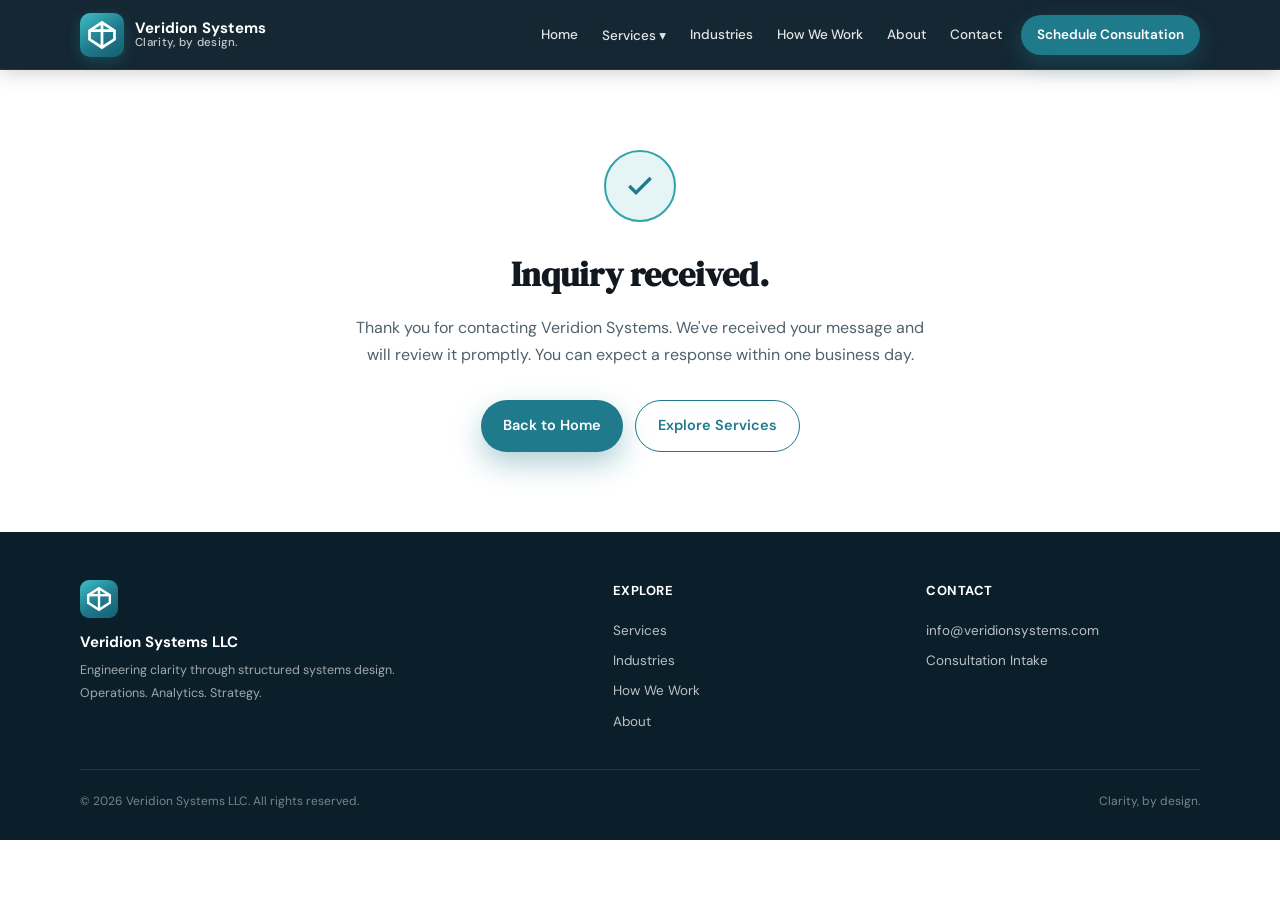
<file: thanks.html>
<!doctype html>
<html lang="en">
<head>
  <meta charset="utf-8"/>
  <meta name="viewport" content="width=device-width, initial-scale=1"/>
  <title>Thank You — Veridion Systems</title>
  <link rel="stylesheet" href="assets/css/main.css"/>
</head>
<body>

<header class="site-header">
  <div class="container">
    <div class="navbar">
      <a class="brand" href="index.html">
        <div class="brand-logo">
          <svg viewBox="0 0 24 24" fill="none" stroke="currentColor" stroke-width="2.2">
            <polygon points="12,2 22,8.5 22,15.5 12,22 2,15.5 2,8.5"/>
            <line x1="12" y1="2" x2="12" y2="22"/>
            <line x1="2" y1="8.5" x2="22" y2="8.5"/>
          </svg>
        </div>
        <div class="brand-name"><strong>Veridion Systems</strong><span>Clarity, by design.</span></div>
      </a>
      <button class="mobile-toggle" type="button" data-nav-toggle>☰ Menu</button>
      <nav class="nav" data-nav>
        <a href="index.html">Home</a>
        <div class="dropdown">
          <a href="services.html">Services ▾</a>
          <div class="dropdown-panel">
            <a href="services.html#analytics">Operational Analytics</a>
            <a href="services.html#improvement">Continuous Improvement &amp; Process Optimization</a>
            <a href="services.html#strategy">Operational Strategy</a>
            <a href="services.html#systems">Process &amp; Document Systems</a>
          </div>
        </div>
        <a href="industries.html">Industries</a>
        <a href="how-we-work.html">How We Work</a>
        <a href="about.html">About</a>
        <a href="contact.html">Contact</a>
        <a href="contact.html" class="cta-btn">Schedule Consultation</a>
      </nav>
    </div>
  </div>
</header>

<section class="section" style="padding-top:80px;padding-bottom:80px;">
  <div class="container">
    <div style="max-width:580px;margin:0 auto;text-align:center;">
      <div style="width:72px;height:72px;border-radius:50%;background:rgba(47,164,169,.12);border:2px solid var(--cyan);display:flex;align-items:center;justify-content:center;margin:0 auto 24px;color:var(--teal);">
        <svg viewBox="0 0 24 24" fill="none" stroke="currentColor" stroke-width="2.5" style="width:32px;height:32px;"><polyline points="20,6 9,17 4,12"/></svg>
      </div>
      <h1 class="serif" style="font-size:34px;margin-bottom:12px;">Inquiry received.</h1>
      <p style="color:var(--muted);font-size:16px;margin-bottom:32px;line-height:1.7;">
        Thank you for contacting Veridion Systems. We've received your message and will review it promptly.
        You can expect a response within one business day.
      </p>
      <div class="btn-row" style="justify-content:center;">
        <a href="index.html" class="btn btn-primary">Back to Home</a>
        <a href="services.html" class="btn btn-teal-outline">Explore Services</a>
      </div>
    </div>
  </div>
</section>

<footer class="footer">
  <div class="container">
    <div class="footer-grid">
      <div class="footer-brand">
        <div class="brand-logo-sm"><svg viewBox="0 0 24 24" fill="none" stroke="white" stroke-width="2.2"><polygon points="12,2 22,8.5 22,15.5 12,22 2,15.5 2,8.5"/><line x1="12" y1="2" x2="12" y2="22"/><line x1="2" y1="8.5" x2="22" y2="8.5"/></svg></div>
        <strong>Veridion Systems LLC</strong>
        <p>Engineering clarity through structured systems design.</p>
        <p>Operations. Analytics. Strategy.</p>
      </div>
      <div class="footer-col">
        <h4>Explore</h4>
        <a href="services.html">Services</a>
        <a href="industries.html">Industries</a>
        <a href="how-we-work.html">How We Work</a>
        <a href="about.html">About</a>
      </div>
      <div class="footer-col">
        <h4>Contact</h4>
        <a href="mailto:info@veridionsystems.com">info@veridionsystems.com</a>
        <a href="contact.html">Consultation Intake</a>
      </div>
    </div>
    <div class="footer-fine">
      <span>© 2026 Veridion Systems LLC. All rights reserved.</span>
      <span>Clarity, by design.</span>
    </div>
  </div>
</footer>
<script src="assets/js/main.js"></script>
</body>
</html>
</file>
<file: assets/css/main.css>
/* =============================================
   VERIDION SYSTEMS — Main Stylesheet
   Palette: Navy #0B1F2A | Teal #1F7A8C | Cyan #2FA4A9
   Font: DM Sans (display) + DM Serif Display (headings)
   ============================================= */

@import url('https://fonts.googleapis.com/css2?family=DM+Sans:ital,wght@0,300;0,400;0,500;0,600;0,700;0,800;1,400&family=DM+Serif+Display:ital@0;1&display=swap');

:root {
  --navy:   #0B1F2A;
  --navy2:  #122433;
  --teal:   #1F7A8C;
  --cyan:   #2FA4A9;
  --cyan-light: #3DBFC5;
  --bg:     #F4F7F9;
  --bg2:    #EBF0F4;
  --text:   #111820;
  --muted:  #4E616C;
  --white:  #FFFFFF;
  --border: #D3DDE4;
  --shadow: 0 12px 40px rgba(11,31,42,.10);
  --shadow-sm: 0 4px 16px rgba(11,31,42,.08);
  --radius: 16px;
  --radius-sm: 10px;
  --max:    1120px;
  --hdr-h:  70px;
}

/* ── Reset & Base ── */
*, *::before, *::after { box-sizing: border-box; margin: 0; padding: 0; }
html { scroll-behavior: smooth; }
body {
  font-family: 'DM Sans', system-ui, -apple-system, sans-serif;
  font-size: 16px;
  line-height: 1.65;
  color: var(--text);
  background: var(--white);
  -webkit-font-smoothing: antialiased;
}
img { max-width: 100%; display: block; }
a { color: var(--teal); text-decoration: none; transition: color .2s; }
a:hover { color: var(--cyan); }
ul { list-style: none; padding: 0; margin: 0; }

/* ── Layout ── */
.container {
  width: min(var(--max), calc(100% - 48px));
  margin: 0 auto;
}

/* =============================================
   HEADER / NAV
   ============================================= */
.site-header {
  position: sticky;
  top: 0;
  z-index: 1000;
  height: var(--hdr-h);
  background: rgba(11,31,42,.96);
  backdrop-filter: blur(14px);
  border-bottom: 1px solid rgba(255,255,255,.07);
  box-shadow: 0 2px 20px rgba(0,0,0,.20);
}
.navbar {
  display: flex;
  align-items: center;
  justify-content: space-between;
  height: var(--hdr-h);
  gap: 16px;
}

/* Brand */
.brand {
  display: flex;
  align-items: center;
  gap: 11px;
  color: var(--white);
  font-weight: 700;
  flex-shrink: 0;
}
.brand-logo {
  width: 44px; height: 44px;
  border-radius: 10px;
  background: linear-gradient(145deg, #3DBFC5 0%, #1F7A8C 55%, #155E6E 100%);
  display: flex; align-items: center; justify-content: center;
  flex-shrink: 0;
  box-shadow: 0 4px 14px rgba(31,122,140,.40);
}
.brand-logo svg { width: 30px; height: 30px; }
.brand-logo-sm {
  width: 38px; height: 38px;
  border-radius: 9px;
  background: linear-gradient(145deg, #3DBFC5 0%, #1F7A8C 55%, #155E6E 100%);
  display: flex; align-items: center; justify-content: center;
  margin-bottom: 12px;
  flex-shrink: 0;
}
.brand-logo-sm svg { width: 26px; height: 26px; }
.brand-name { display: flex; flex-direction: column; line-height: 1.1; }
.brand-name strong { font-size: 15px; letter-spacing: .2px; }
.brand-name span { font-size: 11.5px; font-weight: 500; opacity: .75; letter-spacing: .3px; }

/* Nav divider */
.nav-divider {
  width: 1px; height: 28px;
  background: rgba(255,255,255,.15);
  flex-shrink: 0;
}

/* Nav links */
.nav {
  display: flex; align-items: center; gap: 2px;
}
.nav > a, .nav .dropdown > a {
  color: rgba(255,255,255,.88);
  font-weight: 500;
  font-size: 13.5px;
  padding: 8px 11px;
  border-radius: 8px;
  transition: background .18s, color .18s;
  white-space: nowrap;
}
.nav > a:hover, .nav .dropdown > a:hover {
  background: rgba(255,255,255,.09);
  color: var(--white);
}
.nav > a[aria-current="page"] { color: var(--cyan); }

.nav .cta-btn {
  background: var(--teal);
  color: white !important;
  padding: 9px 16px !important;
  border-radius: 999px !important;
  font-weight: 600 !important;
  box-shadow: 0 8px 22px rgba(31,122,140,.35);
  margin-left: 6px;
}
.nav .cta-btn:hover { background: var(--cyan) !important; }

/* Dropdown */
.dropdown { position: relative; }
.dropdown-panel {
  position: absolute; top: calc(100% + 4px); left: 0;
  min-width: 260px;
  background: var(--white);
  border: 1px solid var(--border);
  border-radius: var(--radius);
  box-shadow: 0 20px 50px rgba(11,31,42,.18);
  padding: 8px;
  z-index: 200;
  /* Use visibility+opacity instead of display:none so transitions work */
  visibility: hidden;
  opacity: 0;
  pointer-events: none;
  transform: translateY(6px);
  transition: opacity .18s ease, transform .18s ease, visibility 0s linear .25s;
}
/* Bridge the gap between trigger and panel so mouse movement doesn't close it */
.dropdown-panel::before {
  content: '';
  position: absolute;
  top: -12px; left: 0; right: 0;
  height: 12px;
}
.dropdown-panel a {
  display: block;
  padding: 10px 13px;
  border-radius: 9px;
  color: var(--text);
  font-size: 14px;
  font-weight: 500;
}
.dropdown-panel a:hover { background: var(--bg); color: var(--navy); }
.dropdown:hover .dropdown-panel,
.dropdown:focus-within .dropdown-panel {
  visibility: visible;
  opacity: 1;
  pointer-events: auto;
  transform: translateY(0);
  transition: opacity .18s ease, transform .18s ease, visibility 0s linear 0s;
}

/* Mobile toggle — hidden on desktop */
.mobile-toggle { display: none; }

/* =============================================
   HERO (Home)
   ============================================= */
.hero {
  position: relative;
  background: var(--navy);
  color: white;
  overflow: hidden;
  min-height: 560px;
  display: flex; align-items: center;
}
.hero::before {
  content: '';
  position: absolute; inset: 0;
  background:
    linear-gradient(108deg, rgba(11,31,42,.93) 38%, rgba(11,31,42,.50) 100%),
    url('https://images.unsplash.com/photo-1497366754035-f200968a6e72?w=1800&q=90') center/cover no-repeat;
  z-index: 0;
}
.hero-inner {
  position: relative; z-index: 1;
  padding: 80px 0 72px;
  max-width: 620px;
}
.kicker {
  display: inline-flex; align-items: center; gap: 8px;
  background: rgba(47,164,169,.18);
  border: 1px solid rgba(47,164,169,.35);
  color: var(--cyan-light);
  padding: 7px 14px;
  border-radius: 999px;
  font-size: 12.5px;
  font-weight: 600;
  letter-spacing: .4px;
  text-transform: uppercase;
  margin-bottom: 20px;
}
.kicker::before {
  content: '';
  width: 6px; height: 6px;
  border-radius: 50%;
  background: var(--cyan);
}
.hero h1 {
  font-family: 'DM Serif Display', Georgia, serif;
  font-size: clamp(36px, 5vw, 56px);
  line-height: 1.08;
  letter-spacing: -.5px;
  margin-bottom: 18px;
}
.hero h1 em { font-style: italic; color: var(--cyan-light); }
.hero p {
  font-size: 17px;
  line-height: 1.7;
  opacity: .88;
  max-width: 560px;
  margin-bottom: 32px;
}
.btn-row { display: flex; gap: 12px; flex-wrap: wrap; }

/* =============================================
   BUTTONS
   ============================================= */
.btn {
  display: inline-flex; align-items: center; gap: 8px;
  padding: 13px 22px;
  border-radius: 999px;
  font-weight: 600;
  font-size: 14.5px;
  border: none;
  cursor: pointer;
  font-family: inherit;
  transition: all .2s;
  text-decoration: none;
}
.btn-primary {
  background: var(--teal);
  color: white;
  box-shadow: 0 12px 28px rgba(31,122,140,.35);
}
.btn-primary:hover { background: var(--cyan); color: white; transform: translateY(-1px); }
.btn-outline {
  background: transparent;
  color: white;
  border: 1.5px solid rgba(255,255,255,.30);
}
.btn-outline:hover { background: rgba(255,255,255,.10); color: white; }
.btn-dark {
  background: var(--navy);
  color: white;
}
.btn-dark:hover { background: var(--navy2); color: white; }
.btn-teal-outline {
  background: transparent;
  color: var(--teal);
  border: 1.5px solid var(--teal);
}
.btn-teal-outline:hover { background: var(--teal); color: white; }

/* =============================================
   PAGE HERO (inner pages)
   ============================================= */
.page-hero {
  position: relative;
  background: var(--navy);
  color: white;
  overflow: hidden;
}
.page-hero::before {
  content: '';
  position: absolute; inset: 0;
  background-size: cover;
  background-position: center;
  opacity: .35;
  z-index: 0;
}
.page-hero.hero-services::before {
  /* Collaborative team around table — faces visible, teamwork energy */
  background-image: url('https://images.unsplash.com/photo-1573164713714-d95e436ab8d6?w=1800&q=90');
  background-position: center 35%;
}
.page-hero.hero-how::before {
  /* Tech team collaborating on laptops/screens */
  background-image: url('https://images.unsplash.com/photo-1519389950473-47ba0277781c?w=1600&q=85');
}
.page-hero.hero-industries::before {
  /* Aerial view of industrial/manufacturing complex */
  background-image: url('https://images.unsplash.com/photo-1545987796-200677ee1011?w=1600&q=85');
}
.page-hero.hero-about::before {
  /* Architectural precision — clean lines, structure, clarity */
  background-image: url('https://images.unsplash.com/photo-1486325212027-8081e485255e?w=1800&q=90');
  background-position: center 60%;
}
.page-hero.hero-contact::before {
  /* Modern office/consultation environment */
  background-image: url('https://images.unsplash.com/photo-1497366811353-6870744d04b2?w=1600&q=85');
}
.page-hero-inner {
  position: relative; z-index: 1;
  padding: 64px 0 56px;
  max-width: 700px;
}
.page-eyebrow {
  display: block;
  font-size: 12px;
  font-weight: 700;
  letter-spacing: 1.5px;
  text-transform: uppercase;
  color: var(--cyan);
  margin-bottom: 12px;
}
.page-hero h1 {
  font-family: 'DM Serif Display', serif;
  font-size: clamp(30px, 4vw, 46px);
  line-height: 1.12;
  margin-bottom: 14px;
}
.page-hero p {
  font-size: 16.5px;
  opacity: .88;
  max-width: 620px;
  line-height: 1.7;
}

/* =============================================
   SECTIONS
   ============================================= */
.section { padding: 72px 0; }
.section-sm { padding: 48px 0; }
.section-alt { background: var(--bg); }
.section-dark { background: var(--navy); color: white; }
.section-dark .muted { opacity: .75; }

.section-header { margin-bottom: 44px; }
.section-header h2 {
  font-family: 'DM Serif Display', serif;
  font-size: clamp(26px, 3.5vw, 38px);
  line-height: 1.15;
  margin-bottom: 10px;
}
.section-header p { color: var(--muted); max-width: 680px; font-size: 16.5px; }
.section-header.center { text-align: center; }
.section-header.center p { margin: 0 auto; }

.divider-line {
  display: flex; align-items: center; gap: 16px;
  margin-bottom: 10px;
}
.divider-line::before, .divider-line::after {
  content: ''; flex: 1; height: 1px; background: var(--border);
}
.divider-line.dark::before, .divider-line.dark::after {
  background: rgba(255,255,255,.12);
}

/* =============================================
   GRID / CARDS
   ============================================= */
.grid-4 {
  display: grid;
  grid-template-columns: repeat(4, 1fr);
  gap: 20px;
}
.grid-3 {
  display: grid;
  grid-template-columns: repeat(3, 1fr);
  gap: 20px;
}
.grid-2 {
  display: grid;
  grid-template-columns: repeat(2, 1fr);
  gap: 24px;
}

.card {
  background: white;
  border: 1px solid var(--border);
  border-radius: var(--radius);
  box-shadow: var(--shadow-sm);
  padding: 26px 24px;
  transition: box-shadow .2s, transform .2s;
}
.card:hover { box-shadow: var(--shadow); transform: translateY(-2px); }
.card-dark {
  background: rgba(255,255,255,.06);
  border-color: rgba(255,255,255,.10);
}
.card-dark:hover { background: rgba(255,255,255,.09); }

.card-icon {
  width: 48px; height: 48px;
  border-radius: 12px;
  background: rgba(31,122,140,.12);
  display: flex; align-items: center; justify-content: center;
  margin-bottom: 16px;
  color: var(--teal);
}
.card-icon svg { width: 24px; height: 24px; }

.card h3 {
  font-size: 17px;
  font-weight: 700;
  margin-bottom: 8px;
  line-height: 1.3;
}
.card p { font-size: 14.5px; color: var(--muted); line-height: 1.65; margin: 0; }

.card-link {
  display: inline-flex; align-items: center; gap: 6px;
  font-size: 13.5px; font-weight: 600;
  color: var(--teal);
  margin-top: 14px;
}
.card-link:hover { color: var(--cyan); gap: 10px; }

@media (max-width: 960px) {
  .grid-4 { grid-template-columns: repeat(2, 1fr); }
  .grid-3 { grid-template-columns: 1fr 1fr; }
}
@media (max-width: 640px) {
  .grid-4, .grid-3, .grid-2 { grid-template-columns: 1fr; }
}

/* =============================================
   SERVICE CARDS (home) — icon + title + blurb
   ============================================= */
.service-card {
  background: white;
  border: 1px solid var(--border);
  border-radius: var(--radius);
  box-shadow: var(--shadow-sm);
  padding: 28px 24px 22px;
  transition: box-shadow .22s, transform .22s;
  display: flex; flex-direction: column;
}
.service-card:hover { box-shadow: var(--shadow); transform: translateY(-3px); }
.service-card .s-icon {
  width: 52px; height: 52px;
  border-radius: 14px;
  background: linear-gradient(135deg, rgba(31,122,140,.14), rgba(47,164,169,.08));
  display: flex; align-items: center; justify-content: center;
  margin-bottom: 18px;
  color: var(--teal);
}
.service-card .s-icon svg { width: 26px; height: 26px; }
.service-card h3 { font-size: 17px; font-weight: 700; margin-bottom: 8px; }
.service-card p { font-size: 14px; color: var(--muted); flex: 1; margin-bottom: 16px; }
.service-card .more-link {
  display: inline-flex; align-items: center; gap: 6px;
  font-size: 13.5px; font-weight: 600; color: var(--teal);
}
.service-card .more-link:hover { color: var(--cyan); gap: 9px; }

/* =============================================
   SPLIT ROW (image + text)
   ============================================= */
.split {
  display: grid;
  grid-template-columns: 1fr 1fr;
  gap: 0;
  align-items: stretch;
  border-radius: var(--radius);
  overflow: hidden;
  box-shadow: var(--shadow);
}
.split.reverse { direction: rtl; }
.split.reverse > * { direction: ltr; }
.split-img {
  min-height: 300px;
  background-size: cover;
  background-position: center;
  position: relative;
}
.split-img-overlay {
  position: absolute; inset: 0;
  background: linear-gradient(135deg, rgba(11,31,42,.25), transparent);
}
.split-body {
  background: white;
  padding: 40px 44px;
  display: flex; flex-direction: column; justify-content: center;
}
.split-body.dark {
  background: var(--navy);
  color: white;
}

@media (max-width: 760px) {
  .split { grid-template-columns: 1fr; }
  .split-img { min-height: 220px; }
  .split-body { padding: 28px 24px; }
}

/* =============================================
   PHASE STEPS (How We Work)
   ============================================= */
.phase-flow {
  display: flex; align-items: center; gap: 0;
  background: white;
  border: 1px solid var(--border);
  border-radius: var(--radius);
  overflow: hidden;
  margin: 24px 0 40px;
}
.phase-step {
  flex: 1;
  display: flex; align-items: center; justify-content: center;
  padding: 16px 12px;
  font-weight: 700;
  font-size: 15px;
  color: var(--muted);
  gap: 10px;
  position: relative;
  cursor: default;
  transition: background .2s;
}
.phase-step.active {
  background: var(--teal);
  color: white;
}
.phase-step:not(:last-child)::after {
  content: '→';
  position: absolute; right: -10px;
  color: var(--border);
  font-size: 18px;
  z-index: 1;
}
.phase-step .ph-num {
  width: 28px; height: 28px;
  border-radius: 50%;
  background: rgba(255,255,255,.2);
  display: flex; align-items: center; justify-content: center;
  font-size: 12px; font-weight: 800;
}

@media (max-width: 640px) {
  .phase-flow { flex-direction: column; }
  .phase-step:not(:last-child)::after { content: '↓'; right: auto; bottom: -10px; }
}

/* =============================================
   PHASE DETAIL ROWS
   ============================================= */
.phase-detail {
  display: grid;
  grid-template-columns: 280px 1fr;
  gap: 0;
  border-radius: var(--radius);
  overflow: hidden;
  box-shadow: var(--shadow-sm);
  border: 1px solid var(--border);
  margin-bottom: 24px;
}
.phase-detail-img {
  min-height: 260px;
  background-size: cover;
  background-position: center;
  position: relative;
}
.phase-detail-img .phase-badge {
  position: absolute; bottom: 14px; left: 14px;
  background: rgba(11,31,42,.82);
  border: 1px solid rgba(47,164,169,.4);
  color: var(--cyan-light);
  padding: 6px 13px;
  border-radius: 999px;
  font-size: 12px; font-weight: 700;
  backdrop-filter: blur(6px);
}
.phase-detail-body {
  background: white;
  padding: 28px 32px;
}
.phase-detail-body h3 {
  font-family: 'DM Serif Display', serif;
  font-size: 24px;
  margin-bottom: 6px;
}
.phase-detail-body .tagline {
  color: var(--teal);
  font-weight: 600;
  font-size: 15px;
  margin-bottom: 16px;
}
.phase-list {
  display: grid; grid-template-columns: 1fr 1fr; gap: 4px 20px;
  margin-bottom: 14px;
}
.phase-list li {
  font-size: 14px; color: var(--muted);
  display: flex; align-items: flex-start; gap: 7px;
  padding: 3px 0;
}
.phase-list li::before {
  content: '✓';
  color: var(--teal); font-weight: 700; flex-shrink: 0;
  margin-top: 1px;
}
.deliverable-box {
  background: var(--bg);
  border-left: 3px solid var(--teal);
  padding: 10px 14px;
  border-radius: 0 8px 8px 0;
  font-size: 13.5px;
}
.deliverable-box strong { color: var(--navy); }
.deliverable-box span { color: var(--muted); }

@media (max-width: 760px) {
  .phase-detail { grid-template-columns: 1fr; }
  .phase-detail-img { min-height: 180px; }
}

/* =============================================
   SERVICE DETAIL ROWS (Services page)
   ============================================= */
.service-row {
  display: grid;
  grid-template-columns: 300px 1fr;
  gap: 0;
  border-radius: var(--radius);
  overflow: hidden;
  box-shadow: var(--shadow-sm);
  border: 1px solid var(--border);
  margin-bottom: 24px;
  background: white;
}
.service-row-img {
  min-height: 280px;
  background-size: cover; background-position: center;
  position: relative;
}
.service-row-img .s-overlay {
  position: absolute; inset: 0;
  background: linear-gradient(180deg, transparent 60%, rgba(11,31,42,.55));
}
.service-row-img .s-icon-badge {
  position: absolute; bottom: 14px; right: 14px;
  width: 46px; height: 46px;
  background: var(--teal);
  border-radius: 12px;
  display: flex; align-items: center; justify-content: center;
  color: white;
}
.service-row-img .s-icon-badge svg { width: 24px; height: 24px; }
.service-row-body { padding: 28px 32px; }
.service-row-body h3 {
  font-family: 'DM Serif Display', serif;
  font-size: 22px; margin-bottom: 4px;
}
.service-row-body .s-tagline {
  color: var(--teal); font-weight: 600; font-size: 14.5px;
  margin-bottom: 10px;
}
.service-row-body p { font-size: 14.5px; color: var(--muted); margin-bottom: 14px; }
.deliverables-row {
  display: flex; flex-wrap: wrap; gap: 6px;
  margin-bottom: 14px;
}
.del-tag {
  display: inline-flex; align-items: center; gap: 5px;
  background: rgba(31,122,140,.08);
  border: 1px solid rgba(31,122,140,.18);
  color: var(--navy);
  padding: 5px 11px;
  border-radius: 999px;
  font-size: 12.5px; font-weight: 600;
}
.del-tag::before { content: '✓'; color: var(--teal); font-size: 11px; }

@media (max-width: 760px) {
  .service-row { grid-template-columns: 1fr; }
  .service-row-img { min-height: 200px; }
  .service-row-body { padding: 22px 20px; }
}

/* =============================================
   ENGAGEMENT MODELS
   ============================================= */
.engage-grid {
  display: grid;
  grid-template-columns: repeat(3, 1fr);
  gap: 0;
  border-radius: var(--radius);
  overflow: hidden;
  border: 1px solid var(--border);
  box-shadow: var(--shadow-sm);
}
.engage-item {
  padding: 28px 26px;
  background: white;
  border-right: 1px solid var(--border);
}
.engage-item:last-child { border-right: 0; }
.engage-item h4 { font-size: 16px; font-weight: 700; margin-bottom: 6px; }
.engage-item p { font-size: 13.5px; color: var(--muted); }

@media (max-width: 760px) {
  .engage-grid { grid-template-columns: 1fr; }
  .engage-item { border-right: 0; border-bottom: 1px solid var(--border); }
  .engage-item:last-child { border-bottom: 0; }
}

/* =============================================
   INDUSTRIES ROWS
   ============================================= */
.industry-row {
  display: grid;
  grid-template-columns: 260px 1fr;
  gap: 0;
  border-radius: var(--radius);
  overflow: hidden;
  box-shadow: var(--shadow-sm);
  border: 1px solid var(--border);
  background: white;
  margin-bottom: 24px;
}
.industry-row-img {
  min-height: 260px;
  background-size: cover; background-position: center;
  position: relative;
}
.industry-row-img::after {
  content: '';
  position: absolute; inset: 0;
  background: linear-gradient(135deg, rgba(11,31,42,.30), transparent);
}
.industry-row-body { padding: 26px 30px; }
.industry-row-body h3 { font-size: 20px; font-weight: 700; margin-bottom: 6px; }
.industry-row-body .i-lead { font-size: 14.5px; color: var(--muted); margin-bottom: 16px; }

.two-col-list {
  display: grid; grid-template-columns: 1fr 1fr; gap: 0 20px;
  margin-bottom: 14px;
}
.two-col-list h5 { font-size: 12.5px; font-weight: 700; color: var(--navy); margin-bottom: 8px; text-transform: uppercase; letter-spacing: .5px; }
.two-col-list ul li {
  font-size: 13.5px; color: var(--muted);
  padding: 3px 0;
  display: flex; gap: 7px; align-items: flex-start;
}
.two-col-list ul li::before { content: '–'; color: var(--teal); flex-shrink: 0; }

.case-toggle {
  background: var(--bg);
  border: 1px solid var(--border);
  border-radius: var(--radius-sm);
  overflow: hidden;
  margin-top: 12px;
}
.case-toggle summary {
  list-style: none;
  display: flex; align-items: center; justify-content: space-between;
  padding: 12px 16px;
  cursor: pointer;
  font-weight: 600; font-size: 14px; color: var(--navy);
}
.case-toggle summary::-webkit-details-marker { display: none; }
.case-toggle summary .toggle-icon { transition: transform .2s; }
details[open] .toggle-icon { transform: rotate(45deg); }
.case-body {
  padding: 14px 16px 16px;
  border-top: 1px solid var(--border);
  font-size: 14px;
}
.case-body p { margin-bottom: 10px; color: var(--muted); }
.case-body strong { color: var(--navy); }
.case-body ul li {
  padding: 3px 0; color: var(--muted);
  display: flex; gap: 7px;
}
.case-body ul li::before { content: '✓'; color: var(--teal); flex-shrink: 0; }

@media (max-width: 760px) {
  .industry-row { grid-template-columns: 1fr; }
  .industry-row-img { min-height: 180px; }
  .two-col-list { grid-template-columns: 1fr; }
}

/* =============================================
   HOW WE WORK — Framework Banner
   ============================================= */
.framework-banner {
  background: var(--navy);
  color: white;
  border-radius: var(--radius);
  padding: 36px 40px;
  margin-bottom: 40px;
}
.framework-banner h2 {
  font-family: 'DM Serif Display', serif;
  font-size: 28px;
  margin-bottom: 6px;
}
.framework-banner p { opacity: .80; font-size: 15px; margin-bottom: 22px; }
.fw-steps {
  display: flex; align-items: center; gap: 10px;
  flex-wrap: wrap;
}
.fw-step {
  display: flex; align-items: center; gap: 8px;
  font-weight: 700; font-size: 16px;
}
.fw-step span {
  background: rgba(47,164,169,.20);
  border: 1px solid rgba(47,164,169,.35);
  color: var(--cyan-light);
  padding: 8px 18px;
  border-radius: 999px;
}
.fw-arrow { color: var(--teal); font-size: 18px; }

/* =============================================
   ABOUT PAGE — LEADERSHIP CARDS
   ============================================= */
.leadership-card {
  background: white;
  border: 1px solid var(--border);
  border-radius: var(--radius);
  box-shadow: var(--shadow-sm);
  padding: 28px 26px;
}
.lc-avatar {
  width: 56px; height: 56px;
  border-radius: 50%;
  background: linear-gradient(135deg, var(--teal), var(--cyan));
  display: flex; align-items: center; justify-content: center;
  color: white; font-size: 22px; font-weight: 700;
  margin-bottom: 16px;
}
.lc-role { font-size: 13px; color: var(--teal); font-weight: 600; margin-bottom: 10px; }
.leadership-card h3 { font-size: 18px; font-weight: 700; margin-bottom: 4px; }
.leadership-card p { font-size: 14px; color: var(--muted); }

/* Portrait photo treatment — sharp, polished, professional */
.portrait-photo {
  background-size: cover;
  background-repeat: no-repeat;
  filter: brightness(1.04) contrast(1.06) saturate(0.92);
  transition: filter .3s;
}
.portrait-photo:hover {
  filter: brightness(1.07) contrast(1.08) saturate(1.0);
}

/* =============================================
   PRINCIPLES
   ============================================= */
.principles-grid {
  display: grid;
  grid-template-columns: repeat(5, 1fr);
  gap: 0;
  border-radius: var(--radius);
  overflow: hidden;
  border: 1px solid var(--border);
}
@media (max-width: 960px) {
  .principles-grid { grid-template-columns: repeat(3, 1fr); }
  .principles-grid .principle-item:nth-child(3) { border-right: 0; }
  .principles-grid .principle-item:nth-child(4),
  .principles-grid .principle-item:nth-child(5) { border-top: 1px solid var(--border); }
}
@media (max-width: 640px) {
  .principles-grid { grid-template-columns: 1fr 1fr; }
}
.principle-item {
  padding: 24px 20px;
  background: white;
  border-right: 1px solid var(--border);
  text-align: center;
}
.principle-item:last-child { border-right: 0; }
.principle-item .p-icon {
  width: 40px; height: 40px;
  border-radius: 10px;
  background: rgba(31,122,140,.10);
  display: flex; align-items: center; justify-content: center;
  margin: 0 auto 12px;
  color: var(--teal);
}
.principle-item h4 { font-size: 14px; font-weight: 700; margin-bottom: 5px; }
.principle-item p { font-size: 12.5px; color: var(--muted); }

@media (max-width: 760px) {
  .principles-grid { grid-template-columns: 1fr 1fr; }
  .principle-item:nth-child(even) { border-right: 0; }
  .principle-item:nth-child(1),
  .principle-item:nth-child(2),
  .principle-item:nth-child(3),
  .principle-item:nth-child(4) { border-bottom: 1px solid var(--border); }
  /* 5th item: span full width and center */
  .principle-item--last {
    grid-column: 1 / -1;
    border-right: 0 !important;
    border-bottom: 0 !important;
    display: flex;
    flex-direction: column;
    align-items: center;
  }
}

/* =============================================
   CTA BAND
   ============================================= */
.cta-band {
  background: linear-gradient(135deg, var(--navy), var(--navy2));
  color: white;
  border-radius: var(--radius);
  padding: 48px 44px;
  display: grid;
  grid-template-columns: 1fr auto;
  gap: 32px;
  align-items: center;
}
.cta-band h2 {
  font-family: 'DM Serif Display', serif;
  font-size: 28px; margin-bottom: 8px;
}
.cta-band p { opacity: .80; font-size: 15.5px; }
.cta-band-actions { display: flex; flex-direction: column; gap: 10px; align-items: flex-end; }

@media (max-width: 760px) {
  .cta-band { grid-template-columns: 1fr; }
  .cta-band-actions { align-items: flex-start; flex-direction: row; flex-wrap: wrap; }
}

/* =============================================
   CONTACT FORM
   ============================================= */
.form-grid {
  display: grid;
  grid-template-columns: 1fr 1fr;
  gap: 18px;
}
.form-grid .full { grid-column: 1 / -1; }
label {
  display: block; font-size: 13px; font-weight: 600;
  margin-bottom: 6px; color: var(--text);
}
input, select, textarea {
  width: 100%; padding: 12px 14px;
  border: 1.5px solid var(--border);
  border-radius: 10px;
  font: inherit; font-size: 14.5px;
  color: var(--text); background: white;
  transition: border-color .2s, box-shadow .2s;
}
input:focus, select:focus, textarea:focus {
  outline: none;
  border-color: var(--teal);
  box-shadow: 0 0 0 3px rgba(31,122,140,.12);
}
textarea { resize: vertical; }

@media (max-width: 640px) {
  .form-grid { grid-template-columns: 1fr; }
}

/* =============================================
   NOTICE BOX
   ============================================= */
.notice-box {
  background: rgba(47,164,169,.08);
  border: 1px solid rgba(47,164,169,.25);
  border-radius: 12px;
  padding: 14px 18px;
  font-size: 14px;
  color: var(--navy);
}
.notice-box a { color: var(--teal); font-weight: 600; }

/* =============================================
   FOOTER
   ============================================= */
.footer {
  background: var(--navy);
  color: rgba(255,255,255,.82);
  padding: 48px 0 28px;
}
.footer-grid {
  display: grid;
  grid-template-columns: 1.8fr 1fr 1fr;
  gap: 40px;
  padding-bottom: 32px;
  border-bottom: 1px solid rgba(255,255,255,.10);
  margin-bottom: 22px;
}
.footer-brand strong { color: white; font-size: 15px; display: block; margin-bottom: 4px; }
.footer-brand p { font-size: 12.5px; line-height: 1.8; opacity: .75; white-space: nowrap; }
.footer-col h4 { color: white; font-size: 13px; font-weight: 700; letter-spacing: .5px; text-transform: uppercase; margin-bottom: 14px; }
.footer-col a { display: block; font-size: 13.5px; color: rgba(255,255,255,.72); padding: 4px 0; transition: color .18s; }
.footer-col a:hover { color: var(--cyan-light); }
.footer-fine {
  display: flex; justify-content: space-between; align-items: center;
  flex-wrap: wrap; gap: 10px;
  font-size: 12px; opacity: .55;
}

@media (max-width: 760px) {
  .footer-grid { grid-template-columns: 1fr; gap: 28px; }
  .footer-fine { flex-direction: column; align-items: flex-start; }
}

/* =============================================
   BADGE / PILL
   ============================================= */
.badge {
  display: inline-flex; align-items: center;
  background: rgba(31,122,140,.10);
  border: 1px solid rgba(31,122,140,.20);
  color: var(--teal);
  padding: 5px 11px;
  border-radius: 999px;
  font-size: 12px; font-weight: 700;
  margin-bottom: 10px;
}

/* =============================================
   STATS / METRICS ROW
   ============================================= */
.stats-row {
  display: grid;
  grid-template-columns: repeat(4, 1fr);
  gap: 0;
  border: 1px solid rgba(255,255,255,.12);
  border-radius: var(--radius);
  overflow: hidden;
}
.stat-item {
  padding: 24px 20px; text-align: center;
  border-right: 1px solid rgba(255,255,255,.10);
}
.stat-item:last-child { border-right: 0; }
.stat-item .num {
  font-family: 'DM Serif Display', serif;
  font-size: 36px; color: var(--cyan-light);
  line-height: 1; margin-bottom: 6px;
}
.stat-item .lbl { font-size: 13px; opacity: .75; }

@media (max-width: 640px) {
  .stats-row { grid-template-columns: 1fr 1fr; }
  .stat-item:nth-child(2) { border-right: 0; }
  .stat-item:nth-child(1),
  .stat-item:nth-child(2) { border-bottom: 1px solid rgba(255,255,255,.10); }
}

/* =============================================
   ABOUT VALUES
   ============================================= */
.values-grid {
  display: grid; grid-template-columns: 1fr 1fr; gap: 20px;
}
.value-card {
  background: white; border: 1px solid var(--border);
  border-radius: var(--radius); box-shadow: var(--shadow-sm);
  padding: 24px 22px;
  border-top: 3px solid var(--teal);
}
.value-card h3 { font-size: 16px; font-weight: 700; margin-bottom: 8px; }
.value-card p { font-size: 14px; color: var(--muted); }

@media (max-width: 640px) { .values-grid { grid-template-columns: 1fr; } }

/* =============================================
   EXPANDABLE SERVICE MODULES
   ============================================= */
.svc-module {
  border: 1px solid var(--border);
  border-radius: var(--radius);
  background: white;
  overflow: hidden;
  box-shadow: var(--shadow-sm);
  transition: box-shadow .2s;
}
.svc-module + .svc-module { margin-top: 12px; }
.svc-module[open] { box-shadow: var(--shadow); }

.svc-module > summary {
  list-style: none;
  cursor: pointer;
  padding: 20px 24px;
  display: flex;
  align-items: center;
  justify-content: space-between;
  gap: 16px;
  user-select: none;
}
.svc-module > summary::-webkit-details-marker { display: none; }
.svc-module[open] > summary {
  border-bottom: 1px solid var(--border);
  background: var(--bg);
}

.svc-summary-left { flex: 1; }
.svc-title {
  font-size: 17px;
  font-weight: 700;
  color: var(--navy);
  margin-bottom: 3px;
}
.svc-tagline {
  font-size: 14px;
  color: var(--teal);
  font-weight: 600;
}
.svc-toggle {
  width: 32px; height: 32px;
  border-radius: 50%;
  background: rgba(31,122,140,.10);
  border: 1px solid rgba(31,122,140,.20);
  color: var(--teal);
  display: flex; align-items: center; justify-content: center;
  font-size: 20px; font-weight: 300; line-height: 1;
  flex-shrink: 0;
  transition: background .2s, transform .2s;
}
.svc-module[open] .svc-toggle {
  background: var(--teal);
  color: white;
  transform: rotate(45deg);
}

.svc-body {
  padding: 24px 28px 28px;
}
.svc-body > p {
  font-size: 15px;
  color: var(--muted);
  margin-bottom: 22px;
  line-height: 1.7;
}
.svc-cols {
  display: grid;
  grid-template-columns: 1fr 1fr;
  gap: 28px;
}
.svc-col h4 {
  font-size: 12px;
  font-weight: 700;
  text-transform: uppercase;
  letter-spacing: .6px;
  color: var(--navy);
  margin-bottom: 12px;
}
.svc-col ul li {
  font-size: 14px;
  color: var(--muted);
  padding: 4px 0;
  display: flex;
  gap: 8px;
  align-items: flex-start;
}
.svc-col ul li::before { content: '—'; color: var(--teal); flex-shrink: 0; font-weight: 700; }

@media (max-width: 640px) { .svc-cols { grid-template-columns: 1fr; } }

/* =============================================
   UTILITY
   ============================================= */
.mt-4  { margin-top: 16px; }
.mt-6  { margin-top: 24px; }
.mt-8  { margin-top: 32px; }
.mt-10 { margin-top: 40px; }
.mb-0  { margin-bottom: 0; }
.text-teal { color: var(--teal); }
.text-muted { color: var(--muted); }
.text-white { color: white; }
.fw-700 { font-weight: 700; }
.serif { font-family: 'DM Serif Display', serif; }

/* =============================================
   ANIMATIONS
   ============================================= */
@keyframes fadeUp {
  from { opacity: 0; transform: translateY(16px); }
  to   { opacity: 1; transform: translateY(0); }
}
.fade-up { animation: fadeUp .5s ease both; }
.fade-up-d1 { animation-delay: .1s; }
.fade-up-d2 { animation-delay: .2s; }
.fade-up-d3 { animation-delay: .3s; }

/* ==============================================
   MOBILE — Complete responsive overhaul
   480px  = small phones
   640px  = phones (primary mobile breakpoint)
   760px  = large phones / small tablets
   960px  = tablets / nav collapse
   ============================================== */

/* ── NAV: hamburger menu panel ── */
@media (max-width: 960px) {
  .nav-divider { display: none; }
  .mobile-toggle {
    display: flex;
    align-items: center;
    gap: 8px;
    padding: 9px 15px;
    font-size: 14px;
    font-weight: 600;
    letter-spacing: .2px;
    background: rgba(255,255,255,.08);
    border: 1.5px solid rgba(255,255,255,.22);
    border-radius: 10px;
    color: white;
    cursor: pointer;
    font-family: inherit;
    transition: background .18s;
    flex-shrink: 0;
  }
  .mobile-toggle:hover,
  .mobile-toggle:focus { background: rgba(255,255,255,.15); outline: none; }

  /* Full-screen overlay panel */
  .nav {
    display: none;
    position: fixed;
    top: var(--hdr-h); left: 0; right: 0;
    height: calc(100vh - var(--hdr-h));
    background: rgba(10,25,38,.98);
    backdrop-filter: blur(20px);
    -webkit-backdrop-filter: blur(20px);
    flex-direction: column;
    align-items: stretch;
    padding: 8px 16px 60px;
    gap: 0;
    overflow-y: auto;
    overflow-x: hidden;
    -webkit-overflow-scrolling: touch;
    z-index: 999;
    border-top: 1px solid rgba(255,255,255,.10);
  }
  .nav.open { display: flex; }

  /* Nav links — large tap targets */
  .nav > a,
  .nav .dropdown > a {
    display: block;
    font-size: 17px;
    font-weight: 600;
    padding: 16px 18px;
    border-radius: 10px;
    color: rgba(255,255,255,.90);
    border-bottom: 1px solid rgba(255,255,255,.08);
  }
  .nav > a:last-of-type { border-bottom: 0; }
  .nav > a:active,
  .nav > a[aria-current="page"] { color: var(--cyan-light); background: rgba(255,255,255,.06); }

  /* Services dropdown — collapsible, controlled by JS adding .open to .dropdown */
  .dropdown { position: static; }
  .dropdown > a {
    display: flex !important;
    align-items: center;
    justify-content: space-between;
  }
  .dropdown > a::after {
    content: '›';
    font-size: 20px;
    line-height: 1;
    opacity: .6;
    transform: rotate(90deg);
    transition: transform .2s;
    flex-shrink: 0;
    margin-left: 8px;
  }
  .dropdown.open > a::after {
    transform: rotate(270deg);
    opacity: 1;
  }
  .dropdown-panel {
    position: static !important;
    visibility: visible !important;
    opacity: 1 !important;
    pointer-events: auto !important;
    transform: none !important;
    transition: none !important;
    display: none !important;
    background: rgba(255,255,255,.05);
    border: 0;
    border-left: 2px solid rgba(47,164,169,.40);
    border-radius: 0 10px 10px 0;
    box-shadow: none;
    padding: 4px 6px 6px 6px;
    margin: 0 0 6px 18px;
  }
  .dropdown.open .dropdown-panel { display: block !important; }
  .dropdown-panel::before { display: none !important; }
  .dropdown-panel a {
    display: block;
    font-size: 15px;
    font-weight: 500;
    color: rgba(255,255,255,.72);
    padding: 12px 14px;
    border-radius: 8px;
    border-bottom: 0;
    white-space: normal;
    line-height: 1.4;
  }
  .dropdown-panel a:active { background: rgba(255,255,255,.08); color: white; }

  /* CTA button */
  .nav .cta-btn {
    display: block !important;
    margin: 16px 0 0 !important;
    padding: 17px 20px !important;
    font-size: 16px !important;
    border-radius: 12px !important;
    text-align: center !important;
  }
}

/* ── HERO ── */
@media (max-width: 640px) {
  .hero-inner { padding: 52px 0 44px; }
  .hero h1 { font-size: clamp(28px, 8vw, 36px); }
  .hero > .container > .hero-inner > p { font-size: 15px; }
  .btn-row { flex-direction: column; align-items: stretch; gap: 10px; }
  .btn-row .btn { text-align: center; justify-content: center; }
  .page-hero-inner { padding: 44px 0 36px; }
}

/* ── SECTIONS ── */
@media (max-width: 640px) {
  .section { padding: 48px 0; }
  .section-sm { padding: 32px 0; }
  .section-header { margin-bottom: 28px; }
  .container { padding-left: 18px; padding-right: 18px; }
}

/* ── GRIDS: stack all 2-col/3-col/4-col on mobile ── */
@media (max-width: 640px) {
  .grid-4, .grid-3, .grid-2 { grid-template-columns: 1fr !important; }
  .fw-steps {
    flex-direction: column;
    align-items: center;
    gap: 0;
    width: 100%;
  }
  .fw-step span {
    display: block;
    text-align: center;
    padding: 12px 20px;
    font-size: 15px;
  }
  .fw-arrow {
    display: block;
    text-align: center;
    font-size: 22px;
    line-height: 1;
    padding: 2px 0;
    transform: rotate(90deg);
  }
}

/* ── INLINE-GRID SECTIONS (home, about — written with style="") ── */
@media (max-width: 760px) {
  /* "How We Work" 2-col text+images block */
  .section .container [style*="grid-template-columns:1fr 1fr;gap:52px"],
  .section .container [style*="grid-template-columns: 1fr 1fr; gap: 52px"],
  .section .container [style*="grid-template-columns:1fr 1fr;gap:48px"],
  .section .container [style*="grid-template-columns: 1fr 1fr; gap: 48px"],
  .section-alt .container [style*="grid-template-columns:1fr 1fr"],
  .section-alt .container [style*="grid-template-columns: 1fr 1fr"] {
    grid-template-columns: 1fr !important;
    gap: 32px !important;
  }
  /* 4-image methodology grid */
  [style*="grid-template-columns:1fr 1fr;gap:10px"],
  [style*="grid-template-columns: 1fr 1fr; gap: 10px"] {
    grid-template-columns: 1fr 1fr !important;
  }
  [style*="margin-top:22px"] { margin-top: 0 !important; }
  [style*="margin-top:-22px"] { margin-top: 0 !important; }
}

/* ── WHO WE SERVE + PRINCIPLES (dark section, 2-col) ── */
@media (max-width: 760px) {
  .section-dark .container [style*="grid-template-columns:1fr 1fr"],
  .section-dark .container [style*="grid-template-columns: 1fr 1fr"] {
    grid-template-columns: 1fr !important;
    gap: 36px !important;
  }
}

/* ── PRINCIPLES GRID ── */
@media (max-width: 760px) {
  .principles-grid { grid-template-columns: 1fr 1fr !important; }
  .principle-item { border-right: 0 !important; border-bottom: 1px solid var(--border); }
  .principle-item:nth-child(odd) { border-right: 1px solid var(--border) !important; }
  .principle-item:last-child,
  .principle-item:nth-last-child(2):nth-child(odd) { border-bottom: 0; }
}
@media (max-width: 380px) {
  .principles-grid { grid-template-columns: 1fr !important; }
  .principle-item { border-right: 0 !important; }
}

/* ── PHASE DETAIL (how-we-work) ── */
@media (max-width: 760px) {
  .phase-detail { grid-template-columns: 1fr; }
  .phase-detail-img { min-height: 180px; }
  .phase-detail-body { padding: 22px 20px; }
  .phase-list { grid-template-columns: 1fr; }
}

/* ── SERVICE ROWS (services page) ── */
@media (max-width: 760px) {
  .service-row { grid-template-columns: 1fr; }
  .service-row-img { min-height: 200px; }
  .service-row-body { padding: 22px 20px; }
}

/* ── INDUSTRY ROWS ── */
@media (max-width: 760px) {
  .industry-row { grid-template-columns: 1fr; }
  .industry-row-img { min-height: 180px; }
  .two-col-list { grid-template-columns: 1fr; }
}

/* ── ENGAGEMENT GRID ── */
@media (max-width: 640px) {
  .engage-grid { grid-template-columns: 1fr; }
  .engage-item { border-right: 0; border-bottom: 1px solid var(--border); }
  .engage-item:last-child { border-bottom: 0; }
}

/* ── SPLIT (image + text) ── */
@media (max-width: 640px) {
  .split { grid-template-columns: 1fr; }
  .split-img { min-height: 200px; }
  .split-body { padding: 28px 22px; }
}

/* ── CTA BAND ── */
@media (max-width: 640px) {
  .cta-band { grid-template-columns: 1fr; padding: 32px 24px; }
  .cta-band h2 { font-size: 22px; }
  .cta-band-actions { flex-direction: row; flex-wrap: wrap; align-items: flex-start; }
}

/* ── HOME PAGE CTA ── */
@media (max-width: 760px) {
  .home-cta-grid {
    grid-template-columns: 1fr !important;
    gap: 20px !important;
    padding: 28px 24px !important;
  }
  .home-cta-actions {
    flex-direction: row !important;
    align-items: center !important;
    flex-wrap: wrap !important;
    gap: 14px !important;
  }
}

/* ── CONTACT FORM ── */
@media (max-width: 640px) {
  .form-grid { grid-template-columns: 1fr; }
  [style*="grid-template-columns:1fr 2fr"],
  [style*="grid-template-columns: 1fr 2fr"] { grid-template-columns: 1fr !important; }
}

/* ── FRAMEWORK BANNER ── */
@media (max-width: 640px) {
  .framework-banner { padding: 28px 22px; }
}

/* ── FOOTER ── */
@media (max-width: 640px) {
  .footer-grid { grid-template-columns: 1fr; gap: 28px; }
  .footer-brand p { white-space: normal !important; }
  .footer-fine { flex-direction: column; align-items: flex-start; }
}

/* ── ABOUT PAGE inline sections ── */
@media (max-width: 760px) {
  [style*="display:grid;grid-template-columns:1fr 1fr;gap:48px"],
  [style*="display: grid; grid-template-columns: 1fr 1fr; gap: 48px;"],
  [style*="display:grid;grid-template-columns:1fr 1fr;gap:52px"] {
    grid-template-columns: 1fr !important;
    gap: 24px !important;
  }
}

/* ── HERO H1 MOBILE ── */
@media (max-width: 760px) {
  .hero h1 { font-size: clamp(26px, 7vw, 42px); line-height: 1.15; }
}
@media (max-width: 480px) {
  .hero h1 { font-size: clamp(22px, 8vw, 32px); line-height: 1.2; }
}
</file>
